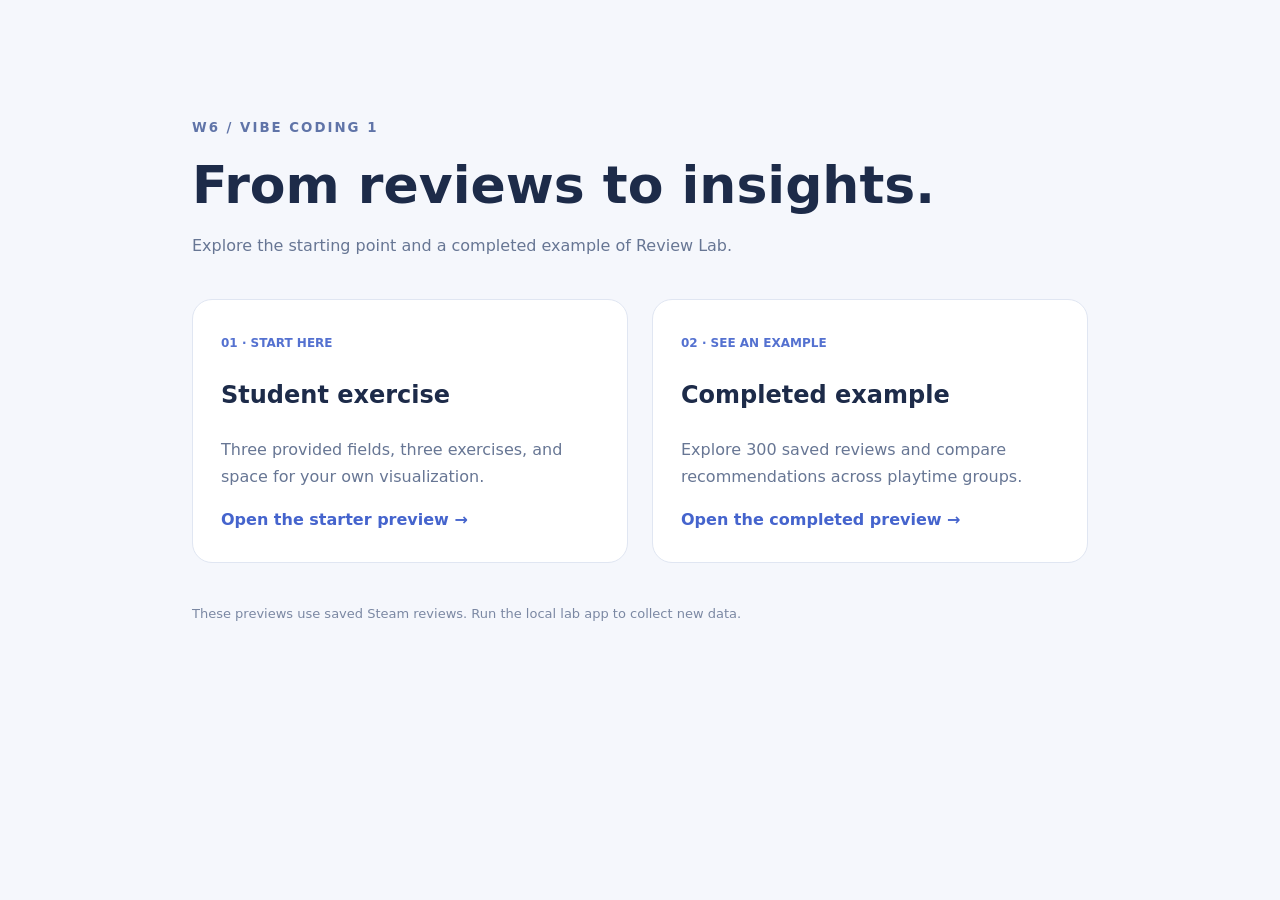
<file: index.html>
<!doctype html><html lang="en"><head><meta charset="utf-8"><meta name="viewport" content="width=device-width, initial-scale=1"><title>Review Lab · W6 previews</title><link rel="icon" href="./complete/favicon.svg"><style>*{box-sizing:border-box}body{margin:0;background:#f5f7fc;color:#1d2b49;font:16px/1.7 system-ui,sans-serif}main{max-width:960px;margin:9vh auto;padding:32px}small{color:#6074a8;font-weight:700;letter-spacing:2px}h1{font-size:clamp(32px,5vw,52px);line-height:1.15;margin:16px 0}p{color:#677694}.grid{display:grid;grid-template-columns:1fr 1fr;gap:24px;margin:40px 0}.card{display:block;text-decoration:none;color:inherit;background:white;border:1px solid #e0e6f2;padding:28px;border-radius:20px;transition:transform .2s,box-shadow .2s}.card:hover{transform:translateY(-4px);box-shadow:0 12px 30px #23376212}.tag{font-size:12px;color:#5471d0;font-weight:700}.card h2{font-size:24px}.arrow{color:#4564cd;font-weight:600}footer{font-size:13px;color:#7b88a3}@media(max-width:640px){.grid{grid-template-columns:1fr}main{margin:3vh auto;padding:24px}}</style></head><body><main><small>W6 / VIBE CODING 1</small><h1>From reviews to insights.</h1><p>Explore the starting point and a completed example of Review Lab.</p><div class="grid"><a class="card" href="./skeleton/"><span class="tag">01 · START HERE</span><h2>Student exercise</h2><p>Three provided fields, three exercises, and space for your own visualization.</p><span class="arrow">Open the starter preview →</span></a><a class="card" href="./complete/"><span class="tag">02 · SEE AN EXAMPLE</span><h2>Completed example</h2><p>Explore 300 saved reviews and compare recommendations across playtime groups.</p><span class="arrow">Open the completed preview →</span></a></div><footer>These previews use saved Steam reviews. Run the local lab app to collect new data.</footer></main></body></html>
</file>
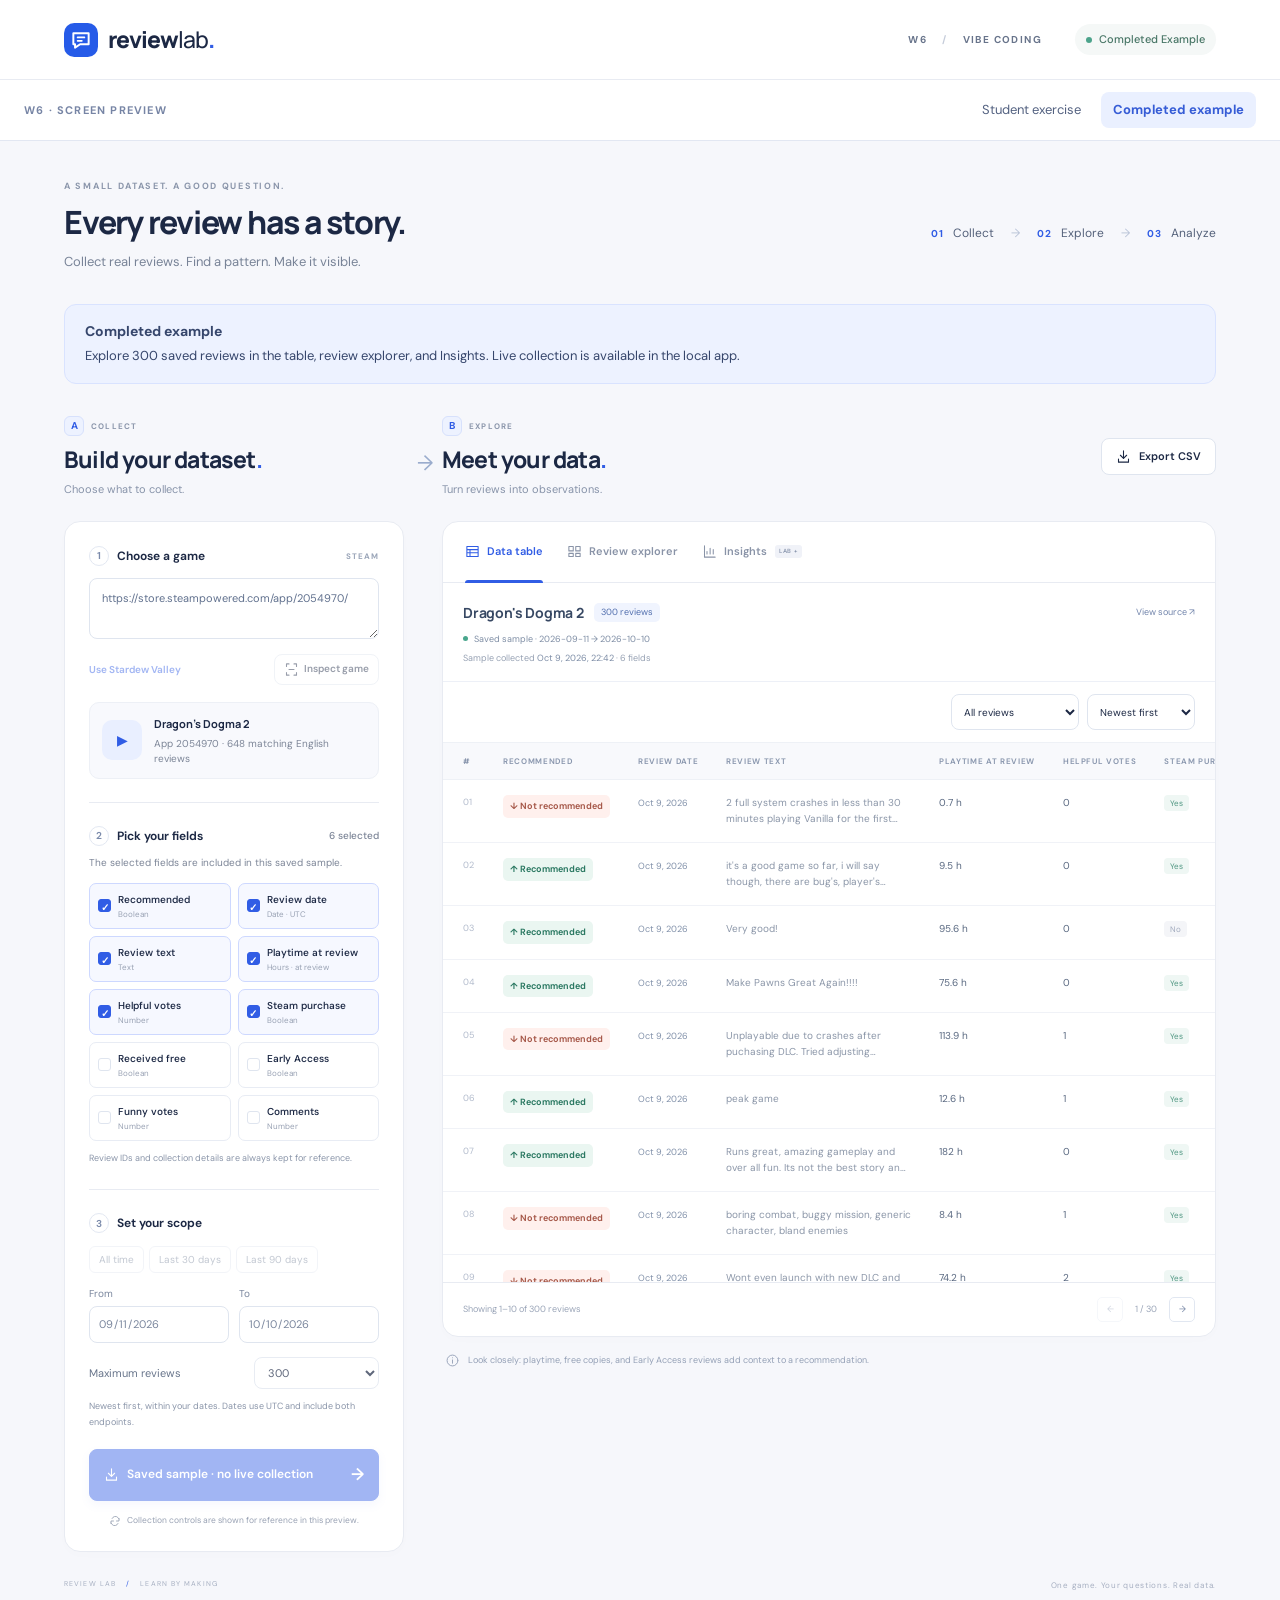
<file: complete/index.html>
<!doctype html>
<html lang="en">
<head>
  <meta charset="UTF-8"><meta name="viewport" content="width=device-width, initial-scale=1">
  <title>Review Lab · Completed Example Preview</title>
  <meta name="description" content="A hands-on review collection lab. Build a dataset, explore real player reviews, and ask your own questions.">
  <link rel="icon" href="./favicon.svg"><link rel="stylesheet" href="./style.css">
  <script src="./insights.js" defer></script>
  <script src="./app.js" defer></script>
</head>
<body>
<header class="topbar"><div class="brand"><img src="./favicon.svg" alt="" width="34" height="34"><span>review<span class="brand-light">lab</span><span class="brand-dot">.</span></span></div><div class="course">W6 <span>/</span> VIBE CODING <span class="local-badge"><i></i> Completed Example</span></div></header>
<nav class="demo-nav" aria-label="Example previews"><span class="demo-label">W6 · SCREEN PREVIEW</span><a href="../skeleton/" >Student exercise</a><a href="../complete/" aria-current="page">Completed example</a></nav><main>
  <section class="intro"><div><p class="eyebrow">A SMALL DATASET. A GOOD QUESTION.</p><h1>Every review has a story.</h1><p class="intro-copy">Collect real reviews. Find a pattern. Make it visible.</p></div><div class="workflow" aria-label="Lab workflow"><span><b>01</b> Collect</span><i>→</i><span><b>02</b> Explore</span><i>→</i><span><b>03</b> Analyze</span></div></section>
  <div class="demo-banner" role="note"><div><strong>Completed example</strong><p>Explore 300 saved reviews in the table, review explorer, and Insights. Live collection is available in the local app.</p></div></div><div class="workspace">
    <aside class="collection-column" aria-label="Collection settings">
      <div class="workspace-heading collection-heading"><div><p class="eyebrow"><span class="stage-marker">A</span> COLLECT</p><h2>Build your dataset<span class="brand-dot">.</span></h2><p class="heading-caption">Choose what to collect.</p></div><span class="stage-arrow" aria-hidden="true">→</span></div>
      <div class="setup panel">
      <form id="collect-form">
        <fieldset id="settings" disabled>
          <div class="section-label"><span class="step">1</span><label for="product-url">Choose a game</label><span class="source-label">STEAM</span></div>
          <textarea id="product-url" rows="2" aria-label="Steam game URL" spellcheck="false" placeholder="Paste a Steam game URL" required></textarea>
          <div class="url-actions"><button type="button" id="use-example" class="text-button">Use Stardew Valley</button><button id="inspect" type="button" class="button secondary small"><span data-icon="scan"></span><span>Inspect game</span></button></div>
          <div id="product-preview" class="product-preview" hidden></div>
          <div class="section-divider"></div>
          <div class="section-label"><span class="step">2</span><span>Pick your fields</span><span id="field-count" class="muted trailing"></span></div>
          <p class="help" id="field-help">The selected fields are included in this saved sample.</p>
          <div id="fields" class="field-grid"></div>
          <p class="micro">Review IDs and collection details are always kept for reference.</p>
          <div class="section-divider"></div>
          <div class="section-label"><span class="step">3</span><span>Set your scope</span></div>
          <div class="date-presets" aria-label="Review date presets"><button type="button" data-days="0" class="active">All time</button><button type="button" data-days="30">Last 30 days</button><button type="button" data-days="90">Last 90 days</button></div>
          <div class="two-columns"><label class="control-label" for="start-date">From<input id="start-date" type="date"></label><label class="control-label" for="end-date">To<input id="end-date" type="date"></label></div>
          <div class="limit-row"><label for="review-limit">Maximum reviews</label><select id="review-limit"><option value="20">20 · quick test</option><option value="50">50</option><option value="100" selected>100</option><option value="300">300</option><option value="500">500</option></select></div>
          <p class="micro">Newest first, within your dates. Dates use UTC and include both endpoints.</p>
          <button id="collect" type="submit" class="button primary collect-button" disabled><span data-icon="download"></span><span>Saved sample · no live collection</span><span class="arrow">→</span></button>
        </fieldset>
      </form>
      <div id="progress" class="progress-box" role="status" aria-live="polite" hidden><div class="progress-top"><span class="spinner"></span><strong id="progress-title">Collecting reviews</strong><button type="button" id="cancel" class="text-button">Stop</button></div><div class="progress-track"><span id="progress-bar"></span></div><p id="progress-text">Connecting to Steam…</p></div>
      <div id="message" role="status" aria-live="polite" hidden></div>
      <p class="setup-footer"><span data-icon="refresh"></span> Collection controls are shown for reference in this preview.</p>
      </div>
    </aside>

    <section class="results" aria-label="Collected reviews">
      <div class="workspace-heading results-heading"><div><p class="eyebrow"><span class="stage-marker">B</span> EXPLORE</p><h2>Meet your data<span class="brand-dot">.</span></h2><p class="heading-caption">Turn reviews into observations.</p></div><button type="button" id="export" class="button secondary" disabled title="Export all collected reviews, including rows hidden by filters"><span data-icon="download"></span>Export CSV</button></div>
      <div class="data-panel panel">
        <div class="tabs" role="tablist" aria-label="Dataset views"><button type="button" role="tab" id="tab-table" aria-controls="view-table" aria-selected="true" data-tab="table"><span data-icon="table"></span>Data table</button><button type="button" role="tab" id="tab-cards" aria-controls="view-cards" aria-selected="false" data-tab="cards"><span data-icon="cards"></span>Review explorer</button><button type="button" role="tab" id="tab-analysis" aria-controls="view-analysis" aria-selected="false" data-tab="analysis"><span data-icon="chart"></span>Insights<span class="tab-tag">LAB +</span></button></div>
        <div id="dataset-meta" class="dataset-meta" hidden></div>
        <div id="toolbar" class="toolbar" hidden><div id="review-search" class="search" hidden><span data-icon="search"></span><input id="search" type="search" aria-label="Search collected reviews" placeholder="Search your reviews…"></div><select id="rating-filter" aria-label="Filter by recommendation"><option value="">All reviews</option><option value="true">Recommended</option><option value="false">Not recommended</option></select><select id="sort" aria-label="Sort reviews"><option value="newest">Newest first</option><option value="oldest">Oldest first</option><option value="longest">Most playtime</option><option value="shortest">Least playtime</option><option value="helpful">Most helpful</option></select></div>
        <div id="empty" class="empty"><div class="empty-illustration"><span class="mini-row"><i></i><i></i><i></i></span><span class="mini-row"><i></i><i></i><i></i></span><span class="mini-row"><i></i><i></i><i></i></span><span class="float-star">✦</span></div><p class="eyebrow">LET’S START WITH A QUESTION</p><h3>What makes a game worth playing?</h3><p>Bring in player reviews and see for yourself.<br>Use “Load 20 sample reviews” to explore this preview.</p><div class="empty-hints"><span>Choose your fields</span><i>→</i><span>Collect</span><i>→</i><span>Explore</span></div></div>
        <div id="view-table" role="tabpanel" aria-labelledby="tab-table" hidden><div class="table-scroll"><table id="review-table"><thead></thead><tbody></tbody></table></div></div>
        <div id="view-cards" role="tabpanel" aria-labelledby="tab-cards" class="review-grid" hidden></div>
        <div id="view-analysis" role="tabpanel" aria-labelledby="tab-analysis" hidden></div>
        <div id="no-matches" class="no-matches" hidden><span data-icon="search"></span><h3>No reviews match these filters.</h3><p>Try another keyword or recommendation.</p><button type="button" id="clear-filters" class="text-button">Clear filters</button></div>
        <div id="table-footer" class="table-footer" hidden><span id="showing"></span><div class="pagination"><button type="button" id="prev-page" aria-label="Previous results page">←</button><span id="page-number"></span><button type="button" id="next-page" aria-label="Next results page">→</button></div></div>
      </div>
      <div class="workspace-note"><span data-icon="info"></span><p>Look closely: playtime, free copies, and Early Access reviews add context to a recommendation.</p></div>
    </section>
  </div>
  <footer class="page-footer"><span>REVIEW LAB <span class="brand-dot">/</span> LEARN BY MAKING</span><span>One game. Your questions. Real data.</span></footer>
</main>
<dialog id="review-dialog"><button type="button" id="close-dialog" class="dialog-close" aria-label="Close review">×</button><div id="dialog-content"></div></dialog>
</body></html>
</file>
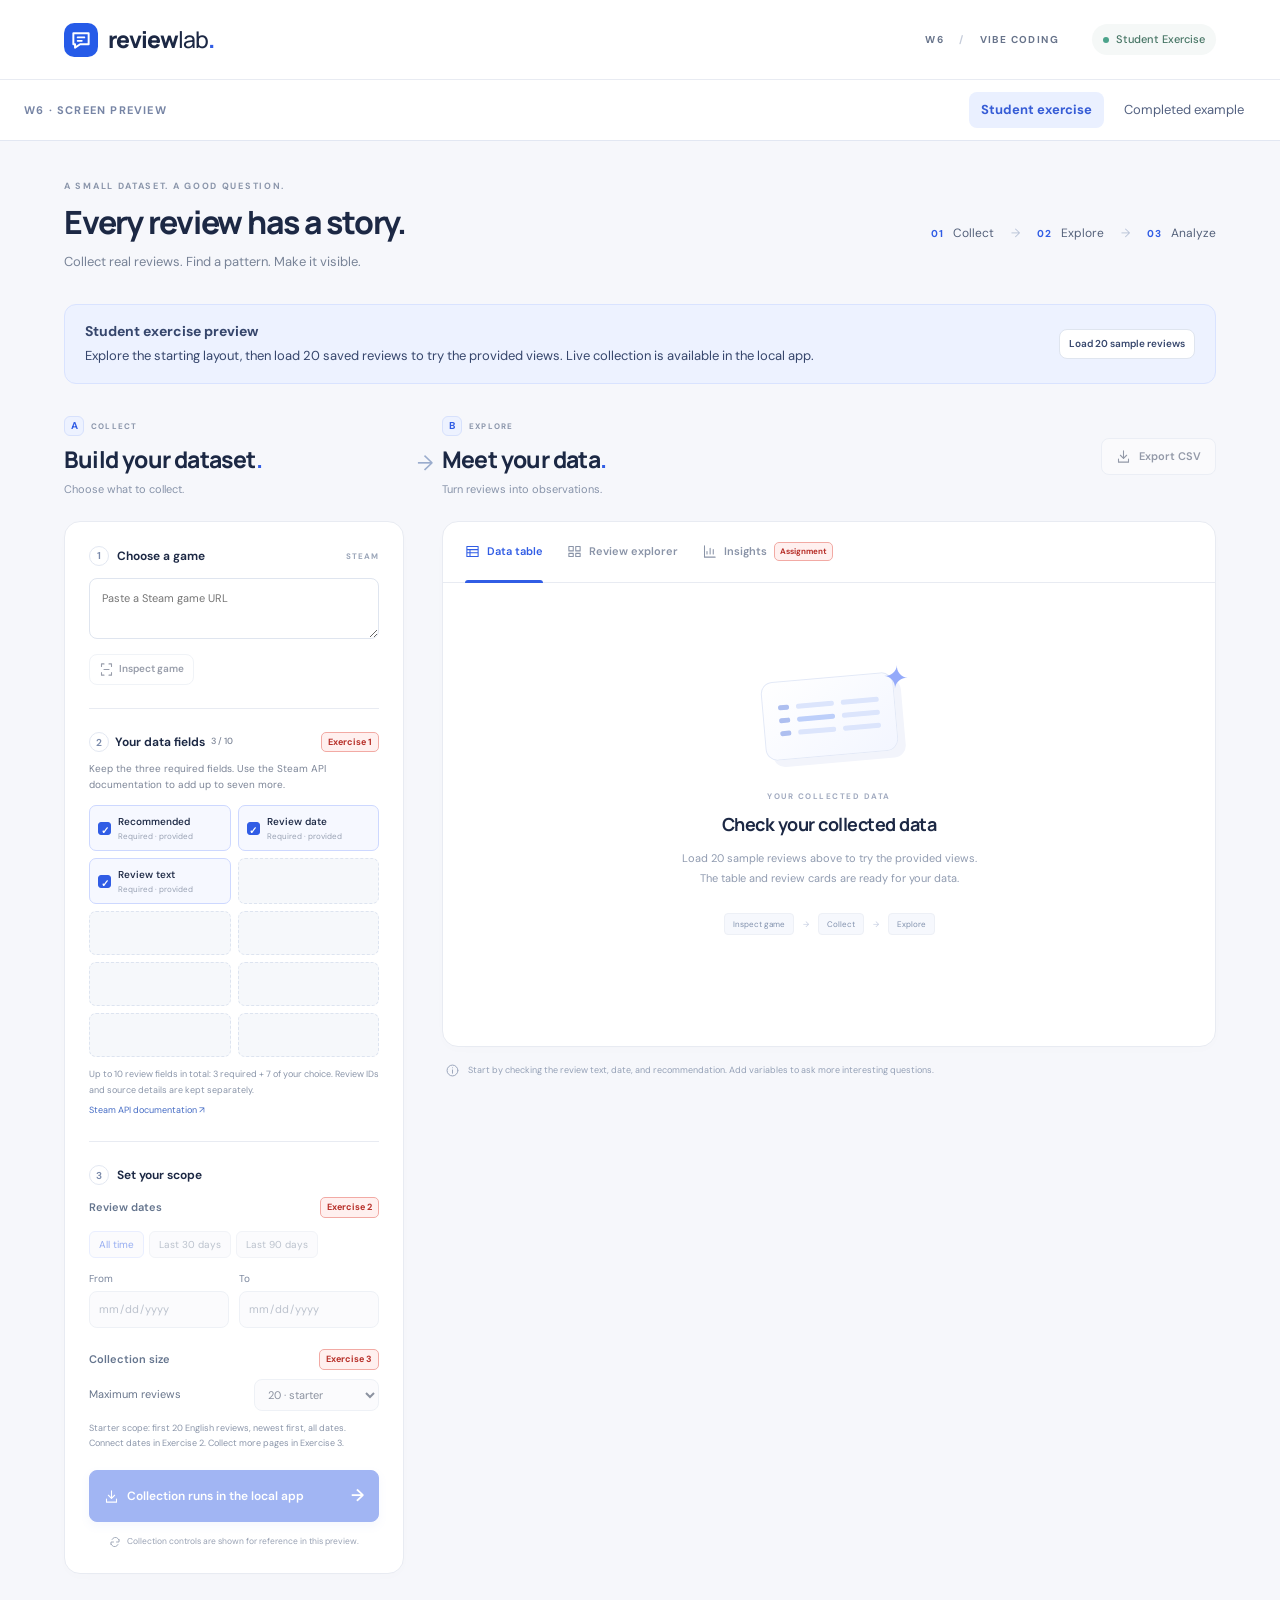
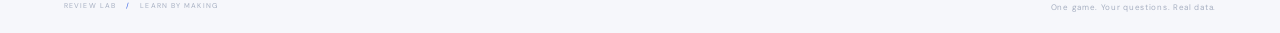
<file: skeleton/index.html>
<!doctype html>
<html lang="en">
<head>
  <meta charset="UTF-8"><meta name="viewport" content="width=device-width, initial-scale=1">
  <title>Review Lab · Student Exercise Preview</title>
  <meta name="description" content="A hands-on review collection lab. Build a dataset, explore real player reviews, and ask your own questions.">
  <link rel="icon" href="./favicon.svg"><link rel="stylesheet" href="./style.css">
  <script src="./app.js" defer></script>
</head>
<body>
<header class="topbar"><div class="brand"><img src="./favicon.svg" alt="" width="34" height="34"><span>review<span class="brand-light">lab</span><span class="brand-dot">.</span></span></div><div class="course">W6 <span>/</span> VIBE CODING <span class="local-badge"><i></i> Student Exercise</span></div></header>
<nav class="demo-nav" aria-label="Example previews"><span class="demo-label">W6 · SCREEN PREVIEW</span><a href="../skeleton/" aria-current="page">Student exercise</a><a href="../complete/" >Completed example</a></nav><main>
  <section class="intro"><div><p class="eyebrow">A SMALL DATASET. A GOOD QUESTION.</p><h1>Every review has a story.</h1><p class="intro-copy">Collect real reviews. Find a pattern. Make it visible.</p></div><div class="workflow" aria-label="Lab workflow"><span><b>01</b> Collect</span><i>→</i><span><b>02</b> Explore</span><i>→</i><span><b>03</b> Analyze</span></div></section>
  
  <div class="demo-banner" role="note"><div><strong>Student exercise preview</strong><p>Explore the starting layout, then load 20 saved reviews to try the provided views. Live collection is available in the local app.</p></div><button class="button secondary small" id="demo-load" type="button" disabled>Load 20 sample reviews</button></div><div class="workspace">
    <aside class="collection-column" aria-label="Collection settings">
      <div class="workspace-heading collection-heading"><div><p class="eyebrow"><span class="stage-marker">A</span> COLLECT</p><h2>Build your dataset<span class="brand-dot">.</span></h2><p class="heading-caption">Choose what to collect.</p></div><span class="stage-arrow" aria-hidden="true">→</span></div>
      <div class="setup panel">
      <form id="collect-form">
        <fieldset id="settings" disabled>
          <div class="section-label"><span class="step">1</span><label for="product-url">Choose a game</label><span class="source-label">STEAM</span></div>
          <textarea id="product-url" rows="2" aria-label="Steam game URL" spellcheck="false" placeholder="Paste a Steam game URL" required></textarea>
          <div class="url-actions"><button id="inspect" type="button" class="button secondary small"><span data-icon="scan"></span><span>Inspect game</span></button></div>
          <div id="product-preview" class="product-preview" hidden></div>
          <div class="section-divider"></div>
          <div class="section-label exercise-heading"><span class="step">2</span><span>Your data fields</span><span id="field-count" class="muted"></span><span class="exercise-badge">Exercise 1</span></div>
          <p class="help" id="field-help">Keep the three required fields. Use the Steam API documentation to add up to seven more.</p>
          <div id="fields" class="field-grid"></div>
          <p class="micro">Up to 10 review fields in total: 3 required + 7 of your choice. Review IDs and source details are kept separately. <a class="docs-link" href="https://partner.steamgames.com/doc/webapi/IUserReviewsService#GetAppReviews" target="_blank" rel="noopener">Steam API documentation ↗</a></p>
          <div class="section-divider"></div>
          <div class="section-label"><span class="step">3</span><span>Set your scope</span></div>
          <div class="exercise-subheading"><span>Review dates</span><span class="exercise-badge">Exercise 2</span></div>
          <div class="date-presets exercise-controls" aria-label="Review date presets"><button type="button" data-days="0" class="active" disabled>All time</button><button type="button" data-days="30" disabled>Last 30 days</button><button type="button" data-days="90" disabled>Last 90 days</button></div>
          <div class="two-columns"><label class="control-label" for="start-date">From<input id="start-date" type="date" disabled></label><label class="control-label" for="end-date">To<input id="end-date" type="date" disabled></label></div>
          <div class="exercise-subheading count-exercise"><span>Collection size</span><span class="exercise-badge">Exercise 3</span></div>
          <div class="limit-row"><label for="review-limit">Maximum reviews</label><select id="review-limit" disabled><option value="20" selected>20 · starter</option><option value="50">50</option><option value="100">100</option><option value="300">300</option><option value="500">500</option></select></div>
          <p class="micro">Starter scope: first 20 English reviews, newest first, all dates. Connect dates in Exercise 2. Collect more pages in Exercise 3.</p>
          <button id="collect" type="submit" class="button primary collect-button" disabled><span data-icon="download"></span><span>Collection runs in the local app</span><span class="arrow">→</span></button>
        </fieldset>
      </form>
      <div id="progress" class="progress-box" role="status" aria-live="polite" hidden><div class="progress-top"><span class="spinner"></span><strong id="progress-title">Collecting reviews</strong><button type="button" id="cancel" class="text-button">Stop</button></div><div class="progress-track"><span id="progress-bar"></span></div><p id="progress-text">Connecting to Steam…</p></div>
      <div id="message" role="status" aria-live="polite" hidden></div>
      <p class="setup-footer"><span data-icon="refresh"></span> Collection controls are shown for reference in this preview.</p>
      </div>
    </aside>

    <section class="results" aria-label="Collected reviews">
      <div class="workspace-heading results-heading"><div><p class="eyebrow"><span class="stage-marker">B</span> EXPLORE</p><h2>Meet your data<span class="brand-dot">.</span></h2><p class="heading-caption">Turn reviews into observations.</p></div><button type="button" id="export" class="button secondary" disabled title="Export all collected reviews, including rows hidden by filters"><span data-icon="download"></span>Export CSV</button></div>
      <div class="data-panel panel">
        <div class="tabs" role="tablist" aria-label="Dataset views"><button type="button" role="tab" id="tab-table" aria-controls="view-table" aria-selected="true" data-tab="table"><span data-icon="table"></span>Data table</button><button type="button" role="tab" id="tab-cards" aria-controls="view-cards" aria-selected="false" data-tab="cards"><span data-icon="cards"></span>Review explorer</button><button type="button" role="tab" id="tab-analysis" aria-controls="view-analysis" aria-selected="false" data-tab="analysis"><span data-icon="chart"></span>Insights<span class="exercise-badge assignment-badge">Assignment</span></button></div>
        <div id="dataset-meta" class="dataset-meta" hidden></div>
        <div id="toolbar" class="toolbar" hidden><div id="review-search" class="search" hidden><span data-icon="search"></span><input id="search" type="search" aria-label="Search collected reviews" placeholder="Search your reviews…"></div><select id="rating-filter" aria-label="Filter by recommendation"><option value="">All reviews</option><option value="true">Recommended</option><option value="false">Not recommended</option></select><select id="sort" aria-label="Sort reviews"><option value="newest">Newest first</option><option value="oldest">Oldest first</option><option value="longest">Most playtime</option><option value="shortest">Least playtime</option><option value="helpful">Most helpful</option></select></div>
        <div id="empty" class="empty"><div class="empty-illustration"><span class="mini-row"><i></i><i></i><i></i></span><span class="mini-row"><i></i><i></i><i></i></span><span class="mini-row"><i></i><i></i><i></i></span><span class="float-star">✦</span></div><p class="eyebrow">YOUR COLLECTED DATA</p><h3>Check your collected data</h3><p>Load 20 sample reviews above to try the provided views.<br>The table and review cards are ready for your data.</p><div class="empty-hints"><span>Inspect game</span><i>→</i><span>Collect</span><i>→</i><span>Explore</span></div></div>
        <div id="view-table" role="tabpanel" aria-labelledby="tab-table" hidden><div class="table-scroll"><table id="review-table"><thead></thead><tbody></tbody></table></div></div>
        <div id="view-cards" role="tabpanel" aria-labelledby="tab-cards" class="review-grid" hidden></div>
        <div id="view-analysis" role="tabpanel" aria-labelledby="tab-analysis" hidden></div>
        <div id="no-matches" class="no-matches" hidden><span data-icon="search"></span><h3>No reviews match these filters.</h3><p>Try another keyword or recommendation.</p><button type="button" id="clear-filters" class="text-button">Clear filters</button></div>
        <div id="table-footer" class="table-footer" hidden><span id="showing"></span><div class="pagination"><button type="button" id="prev-page" aria-label="Previous results page">←</button><span id="page-number"></span><button type="button" id="next-page" aria-label="Next results page">→</button></div></div>
      </div>
      <div class="workspace-note"><span data-icon="info"></span><p>Start by checking the review text, date, and recommendation. Add variables to ask more interesting questions.</p></div>
    </section>
  </div>
  <footer class="page-footer"><span>REVIEW LAB <span class="brand-dot">/</span> LEARN BY MAKING</span><span>One game. Your questions. Real data.</span></footer>
</main>
<dialog id="review-dialog"><button type="button" id="close-dialog" class="dialog-close" aria-label="Close review">×</button><div id="dialog-content"></div></dialog>
</body></html>
</file>
<file: complete/style.css>
@import url('https://fonts.googleapis.com/css2?family=DM+Sans:wght@400;450;500;550;600;650;700&family=Manrope:wght@400;500;600;650;700;750;800&display=swap');
:root{--bg:#f6f7fb;--ink:#1c2844;--muted:#7c8597;--blue:#315de5;--blue-soft:#eef2ff;--line:#e8ebf2;--green:#25826c;--radius:16px}
*{box-sizing:border-box}body{margin:0;background:var(--bg);color:var(--ink);font-family:'DM Sans',-apple-system,BlinkMacSystemFont,'Segoe UI',sans-serif;font-size:14px;line-height:1.5}button,input,textarea,select{font:inherit;color:inherit}button,a,input,select,textarea{-webkit-tap-highlight-color:transparent}button{cursor:pointer}button:disabled{cursor:not-allowed;opacity:.45}button:focus-visible,a:focus-visible{outline:3px solid #9bb3ff;outline-offset:3px}input:focus,textarea:focus,select:focus{outline:none;border-color:#90a8f5;box-shadow:0 0 0 3px #315de510}h1,h2,h3,p{margin:0}h1,h2,h3,.brand{font-family:Manrope,system-ui,sans-serif}svg.icon{height:18px;width:18px;stroke:currentColor;stroke-width:1.7;fill:none;stroke-linecap:round;stroke-linejoin:round;vertical-align:middle;flex-shrink:0}[hidden]{display:none!important}.topbar{height:80px;background:#fff;border-bottom:1px solid var(--line);padding:0 5%;display:flex;align-items:center;justify-content:space-between}.brand{display:flex;gap:10px;align-items:center;font-size:23px;font-weight:800;letter-spacing:-1px}.brand-light{font-weight:500}.brand-dot{color:var(--blue)}.course{display:flex;align-items:center;gap:15px;font-size:10px;letter-spacing:1.4px;font-weight:700;color:#68748b}.course>span:not(.local-badge){color:#c5ccda}.local-badge{display:flex;align-items:center;gap:7px;margin-left:18px;background:#f5f8f7;padding:7px 11px;border-radius:20px;font-size:11px;font-weight:500;letter-spacing:0;color:#477565}.local-badge i{width:6px;height:6px;background:#4ca38b;border-radius:100%}main{max-width:1580px;padding:39px 5% 0;margin:auto}.intro{display:flex;align-items:center;justify-content:space-between;margin-bottom:33px;gap:30px}.eyebrow{font-size:9px;font-weight:700;letter-spacing:1.7px;color:#8b96ab;margin-bottom:9px}h1{font-size:32px;letter-spacing:-1.25px;font-weight:750;line-height:1.3}.intro-copy{color:#788397;margin-top:8px;font-size:13px}.workflow{display:flex;gap:17px;align-items:center;padding-top:15px;font-size:12px;color:#54617a}.workflow span{white-space:nowrap}.workflow b{font-size:10px;color:var(--blue);margin-right:7px;letter-spacing:.5px}.workflow i{font-style:normal;color:#bac4d8}.workspace{display:grid;grid-template-columns:340px minmax(0,1fr);gap:26px;align-items:start}.panel{background:#fff;border:1px solid var(--line);border-radius:var(--radius);box-shadow:0 3px 12px #1d3b7203}.setup{padding:24px}.panel-heading{display:flex;gap:12px;align-items:center;margin-bottom:27px}.section-icon{background:var(--blue-soft);color:var(--blue);display:grid;place-items:center;width:38px;height:38px;border-radius:11px}.panel-heading h2{font-size:16px;font-weight:750;letter-spacing:-.4px}.panel-heading p{font-size:11px;color:var(--muted);margin-top:3px}fieldset{padding:0;margin:0;border:0;min-width:0}.section-label{display:flex;align-items:center;gap:8px;font-size:12px;font-weight:650;margin-bottom:12px}.step{display:grid;place-items:center;border:1px solid #e3e8f2;border-radius:50%;width:20px;height:20px;color:#7b8bab;font-size:10px}.source-label{margin-left:auto;font-size:8px;color:#9aa5b8;letter-spacing:1.1px;font-weight:700}.trailing{margin-left:auto;font-size:10px;font-weight:500}.muted{color:var(--muted)}textarea,input,select{border:1px solid #dfe5ef;border-radius:8px;background:#fff;transition:border-color .15s,box-shadow .15s}textarea{resize:vertical;width:100%;padding:11px 12px;font-size:11px;line-height:1.6;min-height:61px;max-height:150px;color:#65728b}input{width:100%;min-width:0;padding:9px 10px}select{padding:9px 25px 9px 10px;font-size:11px}.url-actions{display:flex;justify-content:space-between;align-items:center;margin-top:9px;gap:6px}.text-button{border:0;background:none;color:var(--blue);font-size:10px;font-weight:600;padding:3px 0}.text-button:hover{text-decoration:underline}.button{display:inline-flex;align-items:center;justify-content:center;gap:8px;border-radius:8px;font-weight:600;font-size:11px;padding:10px 14px;line-height:1.4;transition:background .15s,transform .15s}.button:not(:disabled):active{transform:translateY(1px)}.button .icon{width:15px;height:15px}.secondary{background:#fff;border:1px solid #dfe5ef}.secondary:hover:not(:disabled){background:#f6f8ff;border-color:#b9c8f4}.small{font-size:10px;padding:7px 9px;gap:5px}.primary{background:var(--blue);border:1px solid var(--blue);color:white;box-shadow:0 4px 9px #315de518}.primary:hover:not(:disabled){background:#234bd0}.collect-button{width:100%;margin-top:19px;padding:13px 14px;font-size:12px}.collect-button .arrow{margin-left:auto;font-size:17px}.product-preview{background:#f8f9fd;border:1px solid #edf0f6;border-radius:10px;padding:12px;display:flex;gap:12px;align-items:center;margin-top:17px}.product-preview img{width:50px;height:57px;object-fit:contain;mix-blend-mode:multiply}.product-preview h3{font-size:11px;line-height:1.55;font-weight:700}.product-preview p{font-size:10px;color:var(--muted);margin-top:4px}.product-preview .product-stars{color:#d79b32}.section-divider{height:1px;background:var(--line);margin:23px 0}.help{font-size:10px;color:var(--muted);line-height:1.6;margin:-3px 0 12px}.field-grid{display:grid;grid-template-columns:1fr 1fr;gap:7px}.field-option{display:flex;align-items:center;gap:7px;border:1px solid #e8ecf4;border-radius:7px;padding:8px;font-size:10px;cursor:pointer;transition:background .15s}.field-option:has(input:checked){background:#f6f8ff;border-color:#cdd8ff}.field-option input{appearance:none;width:13px;height:13px;flex:none;margin:0;border-radius:3px;padding:0;display:grid;place-items:center;box-shadow:none;cursor:pointer}.field-option input:checked{background:var(--blue);border-color:var(--blue)}.field-option input:checked:after{content:'✓';color:white;font-size:10px;font-weight:700}.field-option input:focus-visible{outline:2px solid #7699fd;outline-offset:2px}.field-option .field-name{font-weight:550;white-space:nowrap}.field-option small{display:block;color:#98a1b3;font-size:8px;margin-top:1px;font-variant-numeric:tabular-nums}.field-option.unavailable{opacity:.5}.micro{font-size:9px;color:#8a95a9;line-height:1.7;margin-top:10px}.date-presets{display:flex;gap:5px;margin:13px 0}.date-presets button{background:white;border:1px solid #e4e8f1;border-radius:6px;font-size:10px;padding:5px 9px;color:#7a879d}.date-presets .active{background:var(--blue-soft);border-color:#d4dfff;color:var(--blue)}.two-columns{display:grid;grid-template-columns:1fr 1fr;gap:10px}.control-label{font-size:10px;color:#7b879e;display:flex;flex-direction:column;gap:5px}.control-label input{font-size:11px;min-height:37px;padding:7px 8px;width:100%}.limit-row{display:flex;align-items:center;justify-content:space-between;margin-top:14px}.limit-row label{font-size:11px;color:#68758b}.limit-row select{width:125px;padding:7px 9px}.setup-footer{display:flex;align-items:center;justify-content:center;gap:6px;color:#98a1b3;font-size:8.5px;margin-top:14px}.setup-footer .icon{width:12px;height:12px}.results-heading{display:flex;justify-content:space-between;align-items:center;margin:1px 0 20px}.results-heading .eyebrow{font-size:8px;margin-bottom:4px}.results-heading h2{font-size:23px;letter-spacing:-.8px;font-weight:750}.stats{display:grid;grid-template-columns:repeat(3,1fr);gap:13px;margin-bottom:20px}.stat{border:1px solid var(--line);border-radius:12px;background:#fff;padding:17px 19px}.stat-top{display:flex;justify-content:space-between;align-items:center;gap:5px;font-size:10px;font-weight:500;color:#7b879c}.stat-top .icon{color:#97a5c1;width:15px;height:15px}.stat strong{display:block;font-family:Manrope,sans-serif;font-size:27px;font-weight:700;line-height:1.4;margin-top:8px;letter-spacing:-.8px}.stat small{display:block;color:#9aa4b5;font-size:9px;margin-top:1px}.stat strong.time-value{font-size:21px;padding-top:6px;line-height:1.5}.data-panel{overflow:hidden;min-height:526px}.tabs{display:flex;gap:24px;border-bottom:1px solid var(--line);padding:0 22px;min-height:61px;align-items:stretch}.tabs button{border:none;background:transparent;display:flex;gap:7px;align-items:center;font-size:11px;font-weight:600;color:#8993a7;position:relative;padding:0 0 1px;white-space:nowrap}.tabs button .icon{width:15px;height:15px}.tabs button[aria-selected=true]{color:var(--blue)}.tabs button[aria-selected=true]:after{content:'';position:absolute;bottom:-1px;width:100%;height:3px;background:var(--blue);border-radius:5px 5px 0 0}.tab-tag{font-size:6px;padding:2px 4px;background:#f0f2f8;color:#8e9ab1;border-radius:3px;letter-spacing:.7px;margin-left:1px}.dataset-meta{display:flex;align-items:center;gap:6px;flex-wrap:wrap;padding:13px 20px 0;font-size:9px;color:#8591a7}.dataset-meta .dot{width:5px;height:5px;background:#49a68d;border-radius:50%}.dataset-meta .partial-dot{background:#d5a34a}.dataset-meta a{color:#7184ab;text-decoration:none;margin-left:auto}.dataset-meta a:hover{text-decoration:underline}.toolbar{display:flex;align-items:center;gap:8px;padding:17px 20px 16px}.search{position:relative;flex:1;min-width:100px}.search input{font-size:11px;padding:9px 10px 9px 31px;background:#fbfcfe}.search>.icon{position:absolute;left:11px;top:11px;width:14px;height:14px;color:#99a5ba}.toolbar select{max-width:126px;font-size:10px;min-height:36px;padding:7px 8px}.toolbar select:disabled{opacity:.4}.empty{min-height:460px;text-align:center;display:flex;flex-direction:column;justify-content:center;align-items:center;padding:28px 20px 42px}.empty-illustration{position:relative;width:133px;padding:15px;background:linear-gradient(145deg,#fff,#f3f6ff);border:1px solid #e3e9f7;border-radius:12px;box-shadow:7px 7px 0 #f2f4fb;margin-bottom:34px;transform:rotate(-5deg)}.mini-row{display:flex;gap:7px;margin:8px 0}.mini-row i{height:5px;border-radius:2px;background:#dce5fc;flex:1}.mini-row i:first-child{flex:.3;background:#aebff0}.mini-row:nth-child(2) i:nth-child(2){background:#bdcffa}.float-star{position:absolute;right:-17px;top:-17px;font-size:31px;color:#94aafa;transform:rotate(10deg)}.empty .eyebrow{font-size:8px;color:#a2abc0;letter-spacing:1.5px}.empty h3{font-size:18px;font-weight:700;letter-spacing:-.5px;margin:0 0 11px}.empty>p:not(.eyebrow){font-size:11px;color:#909bb0;line-height:1.8}.empty-hints{display:flex;align-items:center;gap:9px;color:#8191ad;font-size:8px;margin-top:24px}.empty-hints span{background:#f6f8fd;border:1px solid #edf0f6;padding:4px 8px;border-radius:4px}.empty-hints i{color:#c3cce0;font-style:normal}.table-scroll{overflow-x:auto;max-height:540px;scrollbar-width:thin;scrollbar-color:#d4dcef transparent}table{border-collapse:collapse;width:100%;font-size:10px;text-align:left}thead{background:#f8f9fc;position:sticky;top:0;z-index:1}th{font-size:8px;letter-spacing:.65px;text-transform:uppercase;color:#8a97ae;font-weight:650;padding:12px 14px;border-top:1px solid #eef1f6;border-bottom:1px solid #eef1f6;white-space:nowrap}th:first-child{width:38px;padding-left:20px}td{padding:15px 14px;border-bottom:1px solid #f0f2f7;color:#596880;vertical-align:top;line-height:1.6;min-width:75px}td:first-child{color:#b2bbcc;font-size:9px;min-width:35px;padding-left:20px}tbody tr:hover{background:#fafbff}td .cell-title{min-width:135px;max-width:180px;color:#35435d;font-weight:600;display:-webkit-box;-webkit-line-clamp:2;-webkit-box-orient:vertical;overflow:hidden}td .cell-text{min-width:185px;max-width:290px;display:-webkit-box;-webkit-line-clamp:2;-webkit-box-orient:vertical;overflow:hidden;color:#8b96a8}.cell-link{border:0;padding:0;background:none;text-align:left;cursor:pointer;font-size:inherit;line-height:1.6}.cell-link:hover{color:var(--blue)}.cell-date{white-space:nowrap;font-size:9px;color:#8090a9}.rating-pill{display:inline-flex;align-items:center;gap:4px;padding:3px 7px;background:#fff8ea;color:#b0802c;border-radius:5px;font-size:10px;font-weight:650;white-space:nowrap}.rating-pill.low{background:#fff0ed;color:#c17762}.bool-pill{background:#eff7f4;color:#509782;font-size:8px;border-radius:4px;padding:3px 6px;white-space:nowrap}.bool-pill.no{background:#f4f5f8;color:#a1aabd}.null-value{color:#c5ccda}.table-footer{display:flex;align-items:center;justify-content:space-between;padding:14px 20px;font-size:9px;color:#9aa5b8;border-top:1px solid var(--line)}.pagination{display:flex;align-items:center;gap:12px;font-size:9px}.pagination button{width:26px;height:25px;border:1px solid #e1e7f1;border-radius:5px;background:white;color:#7888a6}.pagination button:disabled{opacity:.35}.workspace-note{display:flex;gap:9px;margin:16px 4px 0;align-items:flex-start;color:#94a0b6;font-size:9px;line-height:1.65}.workspace-note .icon{width:13px;height:13px;margin-top:1px}.page-footer{display:flex;justify-content:space-between;padding:27px 0 20px;font-size:8px;letter-spacing:.7px;color:#a6afc1}.page-footer>span:first-child{font-size:7px;letter-spacing:1.1px}.page-footer .brand-dot{padding:0 7px}.review-grid{display:grid;grid-template-columns:repeat(2,minmax(0,1fr));gap:13px;padding:1px 20px 20px}.review-card{border:1px solid #e6eaf3;border-radius:10px;padding:17px;display:flex;flex-direction:column;min-height:223px}.review-card:hover{border-color:#c8d5fa;box-shadow:0 3px 14px #365cb008}.card-top{display:flex;justify-content:space-between;align-items:center;gap:9px;margin-bottom:10px}.review-stars{color:#d0a34e;letter-spacing:2px;font-size:12px}.review-stars .off{color:#e4e7ef}.card-date{font-size:8px;color:#99a5b9}.review-card h3{font-size:12px;font-weight:700;line-height:1.6;margin-bottom:8px}.review-card .card-body{font-size:10px;color:#8490a5;line-height:1.8;display:-webkit-box;-webkit-line-clamp:3;-webkit-box-orient:vertical;overflow:hidden;margin-bottom:13px}.card-badges{display:flex;gap:5px;flex-wrap:wrap;margin-top:auto;margin-bottom:12px}.card-bottom{border-top:1px solid #edf0f7;padding-top:10px;display:flex;align-items:center;justify-content:space-between;font-size:9px;color:#9da8bb}.card-bottom .text-button{font-size:9px}.no-matches{text-align:center;padding:70px 20px;color:#97a3b8}.no-matches>.icon{width:29px;height:29px;color:#b5c1da}.no-matches h3{font-size:15px;margin:10px}.no-matches p{font-size:11px;margin-bottom:10px}.analysis{padding:5px 22px 25px}.analysis-intro{font-size:10px;color:#8c98ad;line-height:1.7;margin-bottom:23px}.analysis-grid{display:grid;grid-template-columns:1.15fr 1fr;gap:26px}.analysis h3{font-size:13px;margin-bottom:6px}.analysis .chart-note{font-size:9px;color:#9ca7ba;margin-bottom:19px}.bar-row{display:grid;grid-template-columns:32px 1fr 39px;gap:12px;align-items:center;margin:15px 0;font-size:10px;color:#8190aa}.bar-track{height:10px;background:#f1f4fa;border-radius:4px;overflow:hidden}.bar-fill{height:100%;background:#7895eb;border-radius:4px;transition:width .35s}.bar-row:first-of-type .bar-fill{background:var(--blue)}.bar-row .bar-count{text-align:right;color:#536b9d;font-size:9px}.question-card{border:1px solid #e4eafd;background:#f7f9ff;border-radius:10px;padding:18px}.question-card .eyebrow{color:#8197d0;font-size:7px;letter-spacing:1px}.question-card h3{font-size:14px;line-height:1.7;margin-bottom:12px}.question-card p{font-size:10px;color:#8191b0;line-height:1.8}.quality{margin-top:24px;padding-top:17px;border-top:1px solid #edf0f7;font-size:9px;line-height:1.7;color:#99a4b8}.quality strong{font-weight:500;color:#627898}.progress-box{background:#f3f6ff;padding:13px;border-radius:8px;margin-top:15px}.progress-top{display:flex;align-items:center;gap:8px}.progress-top strong{font-size:10px;font-weight:600}.progress-top button{margin-left:auto}.progress-track{height:4px;border-radius:5px;overflow:hidden;background:#e1e8fe;margin:11px 0 7px}.progress-track>span{display:block;width:4%;height:100%;background:var(--blue);transition:width .4s}.progress-box p{font-size:9px;color:#6e81ad}.spinner{width:11px;height:11px;border:2px solid #d2dcfc;border-top-color:var(--blue);border-radius:50%;animation:spin .8s linear infinite}@keyframes spin{to{transform:rotate(360deg)}}#message{font-size:10px;line-height:1.7;padding:12px 13px;border-radius:8px;margin-top:14px;overflow-wrap:anywhere}#message.success{background:#f0f8f5;color:#477e6b}#message.error{background:#fff3f0;color:#ac685b}#message.warning{background:#fff9ed;color:#9a7c46}dialog{border:1px solid #e3e9f3;border-radius:16px;box-shadow:0 30px 100px #18366425;padding:30px;max-width:640px;width:calc(100% - 40px);max-height:80vh;color:var(--ink)}dialog::backdrop{background:#17243e55;backdrop-filter:blur(3px)}.dialog-close{float:right;border:0;border-radius:50%;width:28px;height:28px;background:#f0f3fa;color:#8090ad;font-size:22px;line-height:1}.dialog-title{font-size:20px;line-height:1.5;margin:17px 0 10px}.dialog-meta{font-size:11px;color:#8794aa;margin-bottom:18px}.dialog-text{font-size:13px;color:#5b6c86;line-height:1.9;white-space:pre-wrap}.dialog-foot{font-size:10px;color:#9eabc0;border-top:1px solid var(--line);padding-top:16px;margin-top:22px}.dialog-foot a{color:#6a84bd;text-decoration:none}.loading-label{display:inline-flex;gap:7px;align-items:center}
@media(min-width:1500px){.workspace{grid-template-columns:360px minmax(0,1fr)}.setup{padding:27px}.field-option{font-size:11px}.field-option small{font-size:9px}.table-scroll{max-height:585px}}
@media(max-width:1150px){main{padding:30px 3% 0}.topbar{padding:0 3%}.workspace{grid-template-columns:315px minmax(0,1fr);gap:18px}.setup{padding:20px}.workflow{gap:10px;font-size:10px}.tabs{gap:16px;padding:0 17px}.tabs button{font-size:10px;gap:5px}.stat{padding:14px}.stat-top{font-size:9px}.stat small{font-size:8px}.toolbar{gap:6px;padding:15px}.toolbar select{max-width:105px;font-size:9px}.review-grid{padding:0 15px 15px;gap:10px}.review-card{padding:13px}.tab-tag{display:none}.analysis-grid{gap:15px}.analysis{padding:6px 18px 20px}}
@media(max-width:900px){.workflow{display:none}.workspace{grid-template-columns:290px minmax(0,1fr);gap:15px}.setup{padding:17px}.tabs{gap:13px;padding:0 14px}.tabs button .icon{display:none}.stat-top>.icon{display:none}.stats{gap:8px}.stat{padding:12px}.stat strong{font-size:24px}.stat strong.time-value{font-size:18px}.review-grid,.analysis-grid{grid-template-columns:1fr}.results-heading h2{font-size:20px}.results-heading .button{font-size:10px;padding:9px 10px}.toolbar{flex-wrap:wrap}.search{flex-basis:100%}.toolbar select{max-width:none;flex:1}.empty h3{font-size:16px}.field-option{padding:7px 6px;font-size:9px}.date-presets button{font-size:9px}.url-actions{flex-wrap:wrap}.url-actions .button{margin-left:auto}.analysis-grid{gap:25px}}
@media(max-width:700px){.topbar{height:64px;padding:0 6%}.brand{font-size:21px}.course{font-size:8px;gap:7px}.local-badge{display:none}main{padding:27px 5% 0}.intro{margin-bottom:25px}h1{font-size:27px}.intro-copy{font-size:11px}.eyebrow{font-size:8px}.workspace{grid-template-columns:1fr;gap:26px}.setup{padding:24px}.field-grid{grid-template-columns:repeat(3,1fr)}.field-option{font-size:10px;padding:8px}.results-heading{margin-top:0}.stats{gap:9px}.stat strong{font-size:26px}.stat strong.time-value{font-size:20px}.tabs{gap:23px;padding:0 18px}.tabs button{font-size:11px}.tabs button .icon{display:block}.toolbar{flex-wrap:nowrap}.search{flex-basis:auto}.toolbar select{max-width:110px;flex:initial}.empty{min-height:380px}.review-grid{grid-template-columns:repeat(2,minmax(0,1fr))}.analysis-grid{grid-template-columns:1fr 1fr}.page-footer{font-size:7px;gap:20px}.page-footer>span:last-child{text-align:right}.setup-footer{font-size:9px}}
@media(max-width:420px){.field-grid{grid-template-columns:1fr 1fr}.review-grid,.analysis-grid{grid-template-columns:1fr}.toolbar{flex-wrap:wrap}.search{flex-basis:100%}.toolbar select{max-width:none;flex:1}.tabs{gap:16px}.tabs button{font-size:10px}.stats .stat{padding:11px}.stat-top{font-size:8px}.stat small{font-size:7px}.stat strong.time-value{font-size:17px}.course{font-size:7px}.empty-hints{gap:5px;font-size:7px}}
@media(prefers-reduced-motion:reduce){*{animation:none!important;transition:none!important}}
.source-mode{padding:11px 12px;background:#f8f9fd;border:1px solid #e8ecf5;border-radius:9px;margin:-4px 0 20px;display:flex;flex-wrap:wrap;align-items:center;gap:7px}.source-mode label{font-size:10px;color:#718099}.source-mode select{margin-left:auto;font-size:10px;padding:6px 7px;max-width:177px}.source-mode p{width:100%;font-size:9px;color:#8998b2;line-height:1.65}.dataset-meta .sample-label{background:#eef2ff;color:#637fbf;border-radius:4px;padding:2px 5px;font-weight:600}
.dataset-product{flex-basis:100%;color:#63728c;font-size:10px;font-weight:550;line-height:1.6;margin-bottom:5px}

/* Steam review dataset */
.game-symbol{background:#e9efff;color:var(--blue);border-radius:10px;width:40px;height:40px;display:grid;place-items:center;flex-shrink:0}.recommendation{display:inline-block;font-size:9px;font-weight:650;border-radius:5px;padding:4px 7px;white-space:nowrap}.positive{background:#eaf6f1;color:#27765f}.negative{background:#fff0ed;color:#a55647}.field-option .field-name{white-space:normal}.recommendation-bar{width:100%;border:0;padding:4px 0;background:none;text-align:left;grid-template-columns:98px 1fr 62px;gap:8px}.recommendation-bar:hover{background:#f8faff;border-radius:4px}.recommendation-bar .bar-fill{display:block}.recommendation-bar .bar-count{white-space:nowrap}.bar-fill.positive-fill{background:#54a78d}.bar-fill.negative-fill{background:#df9788}.playtime-bar{grid-template-columns:60px 1fr 25px;gap:8px}.assignment{margin-top:26px}.source-mode select{max-width:180px}.toolbar select{max-width:145px}.card-top{flex-wrap:wrap}.intro-copy{max-width:450px}

/* Aligned collection and exploration stages. */
.workspace{column-gap:38px}.collection-column{min-width:0}.workspace-heading{min-height:89px;margin:0 0 20px;display:flex;justify-content:space-between;align-items:center;gap:12px;position:relative}.workspace-heading .eyebrow{display:flex;align-items:center;gap:7px;font-size:8px;margin-bottom:8px;letter-spacing:1.2px}.stage-marker{display:grid;place-items:center;width:20px;height:20px;border:1px solid #d7e1fc;border-radius:6px;background:#edf2ff;color:var(--blue);font-size:10px;letter-spacing:0}.workspace-heading h2{font-size:23px;line-height:1.35;letter-spacing:-.8px;font-weight:750}.workspace-heading .heading-caption{font-size:11px;color:#8793a9;margin-top:6px}.stage-arrow{position:absolute;right:-29px;top:36px;font-size:21px;color:#9aaccd;font-weight:400}.results-heading .button{flex-shrink:0}.dataset-meta{display:block;padding:19px 20px 15px;border-bottom:1px solid #edf0f7}.dataset-title-row{display:flex;align-items:center;gap:10px;flex-wrap:wrap}.dataset-title-row h3{font-size:14px;line-height:1.5;font-weight:700;color:#374863;letter-spacing:-.2px}.dataset-title-row .dataset-count{font-size:9px;color:#526fae;background:#f0f4fe;border-radius:5px;padding:3px 7px;white-space:nowrap}.dataset-title-row a{font-size:9px;white-space:nowrap}.dataset-scope{display:flex;gap:6px;align-items:center;flex-wrap:wrap;font-size:9px;margin-top:8px;line-height:1.8;color:#7e8da4}.dataset-collected{font-size:9px;line-height:1.8;color:#96a1b3;margin-top:3px}.dataset-collected time{color:#7d8da6}.toolbar:not(.explorer-toolbar){justify-content:flex-end;padding-top:12px;padding-bottom:12px}.toolbar:not(.explorer-toolbar) select{flex:initial}.setup{padding-top:24px}.analysis{padding-top:8px}
@media(max-width:1150px){.workspace{column-gap:30px}.stage-arrow{right:-25px;font-size:19px}.workspace-heading h2{font-size:21px}.workspace-heading .heading-caption{font-size:10px}}
@media(max-width:900px){.workspace{column-gap:24px}.stage-arrow{right:-20px;font-size:17px}.workspace-heading h2{font-size:20px}.workspace-heading .heading-caption{font-size:9px}.results-heading .button{font-size:9px;padding:8px}.dataset-title-row{gap:7px}.dataset-title-row h3{font-size:13px}}
@media(max-width:700px){.workspace-heading{min-height:0;margin-bottom:17px}.workspace-heading h2{font-size:23px}.workspace-heading .heading-caption{font-size:11px}.stage-arrow{display:none}.workspace{gap:28px}.dataset-meta{padding:17px}.results-heading .button{font-size:10px;padding:10px}.toolbar:not(.explorer-toolbar){flex-wrap:nowrap}.dataset-title-row a{margin-left:auto}}
/* Instructor example: one question, a linked chart, and an evidence-based interpretation. */
.insights-example{padding:22px 24px 24px;color:#263752}.insight-heading{display:flex;align-items:flex-start;justify-content:space-between;gap:16px}.insight-heading .eyebrow{color:#657ec1;font-size:9px;margin-bottom:9px}.insight-heading h3{font-size:20px;letter-spacing:-.4px;line-height:1.4;margin:0}.insight-heading .text-button{font-size:10px;white-space:nowrap;margin-top:2px}.insight-sample{font-size:11px;color:#8391a8;line-height:1.6;margin:9px 0 15px}.insight-summary{display:flex;align-items:center;gap:18px;flex-wrap:wrap;padding-bottom:18px;border-bottom:1px solid #edf0f6;font-size:11px;color:#74849c}.insight-summary strong{font-size:19px;color:#304764;margin-right:4px}.insight-summary>span:last-child{font-size:10px}.insight-controls{display:flex;align-items:center;justify-content:space-between;gap:14px;margin:20px 0 24px;flex-wrap:wrap}.insight-switch{display:flex;border:1px solid #dce3f2;padding:3px;border-radius:7px;gap:3px}.insight-switch button{border:0;background:transparent;border-radius:4px;padding:7px 10px;font-size:11px;color:#71829e;cursor:pointer}.insight-switch button[aria-pressed=true]{background:#edf2ff;color:#345cc2;font-weight:650}.insight-controls label{font-size:10px;color:#6b7c98;display:flex;align-items:center;gap:8px}.insight-controls select{font:inherit;background:white;border:1px solid #dce3f2;border-radius:6px;padding:7px;color:#334964}.insight-axis,.insight-bar{display:grid;grid-template-columns:102px minmax(0,1fr) 80px;gap:12px;align-items:center}.insight-axis{margin-bottom:4px}.insight-axis>div{display:flex;justify-content:space-between;font-size:9px;color:#9aa6b9}.insight-bar{width:100%;padding:10px 0;border:0;background:none;text-align:left;cursor:pointer;border-radius:7px;color:inherit}.insight-bar:hover,.insight-bar.selected{background:#f5f8ff}.insight-bar.selected{box-shadow:0 0 0 1px #d0ddf6}.insight-bar:disabled{cursor:default;opacity:.55}.insight-group-label{font-size:12px;font-weight:650;padding-left:6px}.insight-group-label small,.insight-bar-value small{display:block;color:#93a0b4;font-size:9px;font-weight:400;margin-top:4px}.insight-bar-value{text-align:right;padding-right:6px;font-size:13px;font-weight:650;font-variant-numeric:tabular-nums}.insight-track{display:flex;height:21px;background:#f1f4f9;border-radius:4px;overflow:hidden}.insight-positive{background:#55a28c}.insight-negative{background:#d7a091}.insight-legend{display:flex;align-items:center;gap:15px;flex-wrap:wrap;font-size:10px;color:#8391a8;margin:14px 0 19px}.insight-legend span{display:flex;gap:5px;align-items:center}.insight-legend i{width:8px;height:8px;border-radius:2px}.positive-key{background:#55a28c}.negative-key{background:#d7a091}.insight-legend span:last-child{margin-left:auto;font-size:9px}.insight-detail{border:1px solid #dde7fb;background:#f5f8ff;border-radius:8px;padding:13px 15px}.insight-detail strong{font-size:11px;color:#426298}.insight-detail p{margin:5px 0 0;font-size:11px;color:#6f83a5;line-height:1.7}.insight-finding{margin-top:19px}.insight-finding h4{font-size:13px;margin:0 0 7px;color:#2a4662}.insight-finding p{font-size:12px;line-height:1.8;color:#677b96;margin:0}.insight-limits{margin:18px 0 0;padding-top:13px;border-top:1px solid #edf0f6;color:#97a2b3;font-size:10px;line-height:1.75}.insight-limits strong{color:#72839a}.insights-focus .topbar,.insights-focus .intro,.insights-focus .collection-column,.insights-focus .results-heading,.insights-focus .page-footer,.insights-focus .workspace-note{display:none}.insights-focus main{padding:18px;max-width:1080px;margin:auto}.insights-focus .workspace{display:block}.insights-focus .results{width:100%}.insights-focus .data-panel{margin:0}.insights-focus .tabs{display:none}.insights-focus .insight-heading h3{font-size:23px}.insights-focus .insight-group-label{font-size:13px}.insights-focus .insight-finding p{font-size:13px}.insights-focus .insight-detail p{font-size:12px}
@media(max-width:900px){.insights-example{padding:18px 16px}.insight-heading{flex-wrap:wrap;gap:8px}.insight-heading h3{font-size:18px}.insight-summary{gap:12px}.insight-controls{gap:10px}.insight-axis,.insight-bar{grid-template-columns:78px minmax(0,1fr) 68px;gap:8px}.insight-group-label{font-size:10px}.insight-legend span:last-child{margin-left:0}.insight-bar-value{font-size:11px}}

/* Compare the same groups side by side, with a shared selection. */
.insights-example{container-type:inline-size}.insight-charts{display:grid;grid-template-columns:repeat(2,minmax(0,1fr));gap:28px}.insight-chart{min-width:0}.insight-chart h4{font-size:15px;line-height:1.4;margin:0 0 5px;color:#304764}.insight-chart-note{font-size:10px;color:#8492a7;line-height:1.6;min-height:32px;margin:0 0 14px}.insight-charts .insight-axis,.insight-charts .insight-bar{grid-template-columns:75px minmax(0,1fr) 43px;gap:8px}.insight-charts .insight-group-label,.insights-focus .insight-charts .insight-group-label{font-size:11px;padding-left:4px}.insight-charts .insight-bar-value{font-size:11px;padding-right:3px}.insight-charts .insight-track{height:22px}.insight-charts .insight-bar{min-height:61px}.insight-controls .insight-legend{margin:0;gap:12px}.insight-controls .insight-legend span:last-child{margin-left:0;font-size:10px}.insight-chart-hint{font-size:10px;color:#8997ac;margin:17px 0}.insight-controls{margin-bottom:22px}.insight-charts .insight-axis{margin-bottom:7px}
@container(max-width:460px){.insight-charts{grid-template-columns:1fr;gap:25px}.insight-chart-note{min-height:0}.insight-charts .insight-axis,.insight-charts .insight-bar{grid-template-columns:85px minmax(0,1fr) 48px;gap:10px}}

.insight-charts + .insight-detail{margin-top:22px}.insight-detail strong{font-size:13px}.insight-detail p{font-size:12px;line-height:1.8}

.demo-nav{display:flex;gap:8px;align-items:center;flex-wrap:wrap;padding:12px max(24px,calc((100% - 1540px)/2));background:#fff;border-bottom:1px solid #e2e7f2;font-size:13px}.demo-label{font-size:11px;letter-spacing:1.2px;color:#7785a5;margin-right:auto;font-weight:700}.demo-nav a{padding:8px 12px;border-radius:8px;color:#536180;text-decoration:none}.demo-nav a[aria-current=page]{background:#eaf0ff;color:#365cd6;font-weight:700}.demo-banner{display:flex;align-items:center;justify-content:space-between;gap:20px;padding:16px 20px;margin:0 0 28px;background:#edf2ff;border:1px solid #d9e3ff;border-radius:12px;color:#36466c}.demo-banner strong{font-size:14px}.demo-banner p{font-size:13px;line-height:1.6;margin:4px 0 0}.demo-banner button{flex-shrink:0}.insights-focus .demo-nav{display:none}#settings:disabled #product-url{color:#61718e} @media(max-width:600px){.demo-banner{align-items:stretch;flex-direction:column}.demo-label{width:100%}}
</file>
<file: skeleton/style.css>
@import url('https://fonts.googleapis.com/css2?family=DM+Sans:wght@400;450;500;550;600;650;700&family=Manrope:wght@400;500;600;650;700;750;800&display=swap');
:root{--bg:#f6f7fb;--ink:#1c2844;--muted:#7c8597;--blue:#315de5;--blue-soft:#eef2ff;--line:#e8ebf2;--green:#25826c;--radius:16px}
*{box-sizing:border-box}body{margin:0;background:var(--bg);color:var(--ink);font-family:'DM Sans',-apple-system,BlinkMacSystemFont,'Segoe UI',sans-serif;font-size:14px;line-height:1.5}button,input,textarea,select{font:inherit;color:inherit}button,a,input,select,textarea{-webkit-tap-highlight-color:transparent}button{cursor:pointer}button:disabled{cursor:not-allowed;opacity:.45}button:focus-visible,a:focus-visible{outline:3px solid #9bb3ff;outline-offset:3px}input:focus,textarea:focus,select:focus{outline:none;border-color:#90a8f5;box-shadow:0 0 0 3px #315de510}h1,h2,h3,p{margin:0}h1,h2,h3,.brand{font-family:Manrope,system-ui,sans-serif}svg.icon{height:18px;width:18px;stroke:currentColor;stroke-width:1.7;fill:none;stroke-linecap:round;stroke-linejoin:round;vertical-align:middle;flex-shrink:0}[hidden]{display:none!important}.topbar{height:80px;background:#fff;border-bottom:1px solid var(--line);padding:0 5%;display:flex;align-items:center;justify-content:space-between}.brand{display:flex;gap:10px;align-items:center;font-size:23px;font-weight:800;letter-spacing:-1px}.brand-light{font-weight:500}.brand-dot{color:var(--blue)}.course{display:flex;align-items:center;gap:15px;font-size:10px;letter-spacing:1.4px;font-weight:700;color:#68748b}.course>span:not(.local-badge){color:#c5ccda}.local-badge{display:flex;align-items:center;gap:7px;margin-left:18px;background:#f5f8f7;padding:7px 11px;border-radius:20px;font-size:11px;font-weight:500;letter-spacing:0;color:#477565}.local-badge i{width:6px;height:6px;background:#4ca38b;border-radius:100%}main{max-width:1580px;padding:39px 5% 0;margin:auto}.intro{display:flex;align-items:center;justify-content:space-between;margin-bottom:33px;gap:30px}.eyebrow{font-size:9px;font-weight:700;letter-spacing:1.7px;color:#8b96ab;margin-bottom:9px}h1{font-size:32px;letter-spacing:-1.25px;font-weight:750;line-height:1.3}.intro-copy{color:#788397;margin-top:8px;font-size:13px}.workflow{display:flex;gap:17px;align-items:center;padding-top:15px;font-size:12px;color:#54617a}.workflow span{white-space:nowrap}.workflow b{font-size:10px;color:var(--blue);margin-right:7px;letter-spacing:.5px}.workflow i{font-style:normal;color:#bac4d8}.workspace{display:grid;grid-template-columns:340px minmax(0,1fr);gap:26px;align-items:start}.panel{background:#fff;border:1px solid var(--line);border-radius:var(--radius);box-shadow:0 3px 12px #1d3b7203}.setup{padding:24px}.panel-heading{display:flex;gap:12px;align-items:center;margin-bottom:27px}.section-icon{background:var(--blue-soft);color:var(--blue);display:grid;place-items:center;width:38px;height:38px;border-radius:11px}.panel-heading h2{font-size:16px;font-weight:750;letter-spacing:-.4px}.panel-heading p{font-size:11px;color:var(--muted);margin-top:3px}fieldset{padding:0;margin:0;border:0;min-width:0}.section-label{display:flex;align-items:center;gap:8px;font-size:12px;font-weight:650;margin-bottom:12px}.step{display:grid;place-items:center;border:1px solid #e3e8f2;border-radius:50%;width:20px;height:20px;color:#7b8bab;font-size:10px}.source-label{margin-left:auto;font-size:8px;color:#9aa5b8;letter-spacing:1.1px;font-weight:700}.trailing{margin-left:auto;font-size:10px;font-weight:500}.muted{color:var(--muted)}textarea,input,select{border:1px solid #dfe5ef;border-radius:8px;background:#fff;transition:border-color .15s,box-shadow .15s}textarea{resize:vertical;width:100%;padding:11px 12px;font-size:11px;line-height:1.6;min-height:61px;max-height:150px;color:#65728b}input{width:100%;min-width:0;padding:9px 10px}select{padding:9px 25px 9px 10px;font-size:11px}.url-actions{display:flex;justify-content:space-between;align-items:center;margin-top:9px;gap:6px}.text-button{border:0;background:none;color:var(--blue);font-size:10px;font-weight:600;padding:3px 0}.text-button:hover{text-decoration:underline}.button{display:inline-flex;align-items:center;justify-content:center;gap:8px;border-radius:8px;font-weight:600;font-size:11px;padding:10px 14px;line-height:1.4;transition:background .15s,transform .15s}.button:not(:disabled):active{transform:translateY(1px)}.button .icon{width:15px;height:15px}.secondary{background:#fff;border:1px solid #dfe5ef}.secondary:hover:not(:disabled){background:#f6f8ff;border-color:#b9c8f4}.small{font-size:10px;padding:7px 9px;gap:5px}.primary{background:var(--blue);border:1px solid var(--blue);color:white;box-shadow:0 4px 9px #315de518}.primary:hover:not(:disabled){background:#234bd0}.collect-button{width:100%;margin-top:19px;padding:13px 14px;font-size:12px}.collect-button .arrow{margin-left:auto;font-size:17px}.product-preview{background:#f8f9fd;border:1px solid #edf0f6;border-radius:10px;padding:12px;display:flex;gap:12px;align-items:center;margin-top:17px}.product-preview img{width:50px;height:57px;object-fit:contain;mix-blend-mode:multiply}.product-preview h3{font-size:11px;line-height:1.55;font-weight:700}.product-preview p{font-size:10px;color:var(--muted);margin-top:4px}.product-preview .product-stars{color:#d79b32}.section-divider{height:1px;background:var(--line);margin:23px 0}.help{font-size:10px;color:var(--muted);line-height:1.6;margin:-3px 0 12px}.field-grid{display:grid;grid-template-columns:1fr 1fr;gap:7px}.field-option{display:flex;align-items:center;gap:7px;border:1px solid #e8ecf4;border-radius:7px;padding:8px;font-size:10px;cursor:pointer;transition:background .15s}.field-option:has(input:checked){background:#f6f8ff;border-color:#cdd8ff}.field-option input{appearance:none;width:13px;height:13px;flex:none;margin:0;border-radius:3px;padding:0;display:grid;place-items:center;box-shadow:none;cursor:pointer}.field-option input:checked{background:var(--blue);border-color:var(--blue)}.field-option input:checked:after{content:'✓';color:white;font-size:10px;font-weight:700}.field-option input:focus-visible{outline:2px solid #7699fd;outline-offset:2px}.field-option .field-name{font-weight:550;white-space:nowrap}.field-option small{display:block;color:#98a1b3;font-size:8px;margin-top:1px;font-variant-numeric:tabular-nums}.field-option.unavailable{opacity:.5}.micro{font-size:9px;color:#8a95a9;line-height:1.7;margin-top:10px}.date-presets{display:flex;gap:5px;margin:13px 0}.date-presets button{background:white;border:1px solid #e4e8f1;border-radius:6px;font-size:10px;padding:5px 9px;color:#7a879d}.date-presets .active{background:var(--blue-soft);border-color:#d4dfff;color:var(--blue)}.two-columns{display:grid;grid-template-columns:1fr 1fr;gap:10px}.control-label{font-size:10px;color:#7b879e;display:flex;flex-direction:column;gap:5px}.control-label input{font-size:11px;min-height:37px;padding:7px 8px;width:100%}.limit-row{display:flex;align-items:center;justify-content:space-between;margin-top:14px}.limit-row label{font-size:11px;color:#68758b}.limit-row select{width:125px;padding:7px 9px}.setup-footer{display:flex;align-items:center;justify-content:center;gap:6px;color:#98a1b3;font-size:8.5px;margin-top:14px}.setup-footer .icon{width:12px;height:12px}.results-heading{display:flex;justify-content:space-between;align-items:center;margin:1px 0 20px}.results-heading .eyebrow{font-size:8px;margin-bottom:4px}.results-heading h2{font-size:23px;letter-spacing:-.8px;font-weight:750}.stats{display:grid;grid-template-columns:repeat(3,1fr);gap:13px;margin-bottom:20px}.stat{border:1px solid var(--line);border-radius:12px;background:#fff;padding:17px 19px}.stat-top{display:flex;justify-content:space-between;align-items:center;gap:5px;font-size:10px;font-weight:500;color:#7b879c}.stat-top .icon{color:#97a5c1;width:15px;height:15px}.stat strong{display:block;font-family:Manrope,sans-serif;font-size:27px;font-weight:700;line-height:1.4;margin-top:8px;letter-spacing:-.8px}.stat small{display:block;color:#9aa4b5;font-size:9px;margin-top:1px}.stat strong.time-value{font-size:21px;padding-top:6px;line-height:1.5}.data-panel{overflow:hidden;min-height:526px}.tabs{display:flex;gap:24px;border-bottom:1px solid var(--line);padding:0 22px;min-height:61px;align-items:stretch}.tabs button{border:none;background:transparent;display:flex;gap:7px;align-items:center;font-size:11px;font-weight:600;color:#8993a7;position:relative;padding:0 0 1px;white-space:nowrap}.tabs button .icon{width:15px;height:15px}.tabs button[aria-selected=true]{color:var(--blue)}.tabs button[aria-selected=true]:after{content:'';position:absolute;bottom:-1px;width:100%;height:3px;background:var(--blue);border-radius:5px 5px 0 0}.tab-tag{font-size:6px;padding:2px 4px;background:#f0f2f8;color:#8e9ab1;border-radius:3px;letter-spacing:.7px;margin-left:1px}.dataset-meta{display:flex;align-items:center;gap:6px;flex-wrap:wrap;padding:13px 20px 0;font-size:9px;color:#8591a7}.dataset-meta .dot{width:5px;height:5px;background:#49a68d;border-radius:50%}.dataset-meta .partial-dot{background:#d5a34a}.dataset-meta a{color:#7184ab;text-decoration:none;margin-left:auto}.dataset-meta a:hover{text-decoration:underline}.toolbar{display:flex;align-items:center;gap:8px;padding:17px 20px 16px}.search{position:relative;flex:1;min-width:100px}.search input{font-size:11px;padding:9px 10px 9px 31px;background:#fbfcfe}.search>.icon{position:absolute;left:11px;top:11px;width:14px;height:14px;color:#99a5ba}.toolbar select{max-width:126px;font-size:10px;min-height:36px;padding:7px 8px}.toolbar select:disabled{opacity:.4}.empty{min-height:460px;text-align:center;display:flex;flex-direction:column;justify-content:center;align-items:center;padding:28px 20px 42px}.empty-illustration{position:relative;width:133px;padding:15px;background:linear-gradient(145deg,#fff,#f3f6ff);border:1px solid #e3e9f7;border-radius:12px;box-shadow:7px 7px 0 #f2f4fb;margin-bottom:34px;transform:rotate(-5deg)}.mini-row{display:flex;gap:7px;margin:8px 0}.mini-row i{height:5px;border-radius:2px;background:#dce5fc;flex:1}.mini-row i:first-child{flex:.3;background:#aebff0}.mini-row:nth-child(2) i:nth-child(2){background:#bdcffa}.float-star{position:absolute;right:-17px;top:-17px;font-size:31px;color:#94aafa;transform:rotate(10deg)}.empty .eyebrow{font-size:8px;color:#a2abc0;letter-spacing:1.5px}.empty h3{font-size:18px;font-weight:700;letter-spacing:-.5px;margin:0 0 11px}.empty>p:not(.eyebrow){font-size:11px;color:#909bb0;line-height:1.8}.empty-hints{display:flex;align-items:center;gap:9px;color:#8191ad;font-size:8px;margin-top:24px}.empty-hints span{background:#f6f8fd;border:1px solid #edf0f6;padding:4px 8px;border-radius:4px}.empty-hints i{color:#c3cce0;font-style:normal}.table-scroll{overflow-x:auto;max-height:540px;scrollbar-width:thin;scrollbar-color:#d4dcef transparent}table{border-collapse:collapse;width:100%;font-size:10px;text-align:left}thead{background:#f8f9fc;position:sticky;top:0;z-index:1}th{font-size:8px;letter-spacing:.65px;text-transform:uppercase;color:#8a97ae;font-weight:650;padding:12px 14px;border-top:1px solid #eef1f6;border-bottom:1px solid #eef1f6;white-space:nowrap}th:first-child{width:38px;padding-left:20px}td{padding:15px 14px;border-bottom:1px solid #f0f2f7;color:#596880;vertical-align:top;line-height:1.6;min-width:75px}td:first-child{color:#b2bbcc;font-size:9px;min-width:35px;padding-left:20px}tbody tr:hover{background:#fafbff}td .cell-title{min-width:135px;max-width:180px;color:#35435d;font-weight:600;display:-webkit-box;-webkit-line-clamp:2;-webkit-box-orient:vertical;overflow:hidden}td .cell-text{min-width:185px;max-width:290px;display:-webkit-box;-webkit-line-clamp:2;-webkit-box-orient:vertical;overflow:hidden;color:#8b96a8}.cell-link{border:0;padding:0;background:none;text-align:left;cursor:pointer;font-size:inherit;line-height:1.6}.cell-link:hover{color:var(--blue)}.cell-date{white-space:nowrap;font-size:9px;color:#8090a9}.rating-pill{display:inline-flex;align-items:center;gap:4px;padding:3px 7px;background:#fff8ea;color:#b0802c;border-radius:5px;font-size:10px;font-weight:650;white-space:nowrap}.rating-pill.low{background:#fff0ed;color:#c17762}.bool-pill{background:#eff7f4;color:#509782;font-size:8px;border-radius:4px;padding:3px 6px;white-space:nowrap}.bool-pill.no{background:#f4f5f8;color:#a1aabd}.null-value{color:#c5ccda}.table-footer{display:flex;align-items:center;justify-content:space-between;padding:14px 20px;font-size:9px;color:#9aa5b8;border-top:1px solid var(--line)}.pagination{display:flex;align-items:center;gap:12px;font-size:9px}.pagination button{width:26px;height:25px;border:1px solid #e1e7f1;border-radius:5px;background:white;color:#7888a6}.pagination button:disabled{opacity:.35}.workspace-note{display:flex;gap:9px;margin:16px 4px 0;align-items:flex-start;color:#94a0b6;font-size:9px;line-height:1.65}.workspace-note .icon{width:13px;height:13px;margin-top:1px}.page-footer{display:flex;justify-content:space-between;padding:27px 0 20px;font-size:8px;letter-spacing:.7px;color:#a6afc1}.page-footer>span:first-child{font-size:7px;letter-spacing:1.1px}.page-footer .brand-dot{padding:0 7px}.review-grid{display:grid;grid-template-columns:repeat(2,minmax(0,1fr));gap:13px;padding:1px 20px 20px}.review-card{border:1px solid #e6eaf3;border-radius:10px;padding:17px;display:flex;flex-direction:column;min-height:223px}.review-card:hover{border-color:#c8d5fa;box-shadow:0 3px 14px #365cb008}.card-top{display:flex;justify-content:space-between;align-items:center;gap:9px;margin-bottom:10px}.review-stars{color:#d0a34e;letter-spacing:2px;font-size:12px}.review-stars .off{color:#e4e7ef}.card-date{font-size:8px;color:#99a5b9}.review-card h3{font-size:12px;font-weight:700;line-height:1.6;margin-bottom:8px}.review-card .card-body{font-size:10px;color:#8490a5;line-height:1.8;display:-webkit-box;-webkit-line-clamp:3;-webkit-box-orient:vertical;overflow:hidden;margin-bottom:13px}.card-badges{display:flex;gap:5px;flex-wrap:wrap;margin-top:auto;margin-bottom:12px}.card-bottom{border-top:1px solid #edf0f7;padding-top:10px;display:flex;align-items:center;justify-content:space-between;font-size:9px;color:#9da8bb}.card-bottom .text-button{font-size:9px}.no-matches{text-align:center;padding:70px 20px;color:#97a3b8}.no-matches>.icon{width:29px;height:29px;color:#b5c1da}.no-matches h3{font-size:15px;margin:10px}.no-matches p{font-size:11px;margin-bottom:10px}.analysis{padding:5px 22px 25px}.analysis-intro{font-size:10px;color:#8c98ad;line-height:1.7;margin-bottom:23px}.analysis-grid{display:grid;grid-template-columns:1.15fr 1fr;gap:26px}.analysis h3{font-size:13px;margin-bottom:6px}.analysis .chart-note{font-size:9px;color:#9ca7ba;margin-bottom:19px}.bar-row{display:grid;grid-template-columns:32px 1fr 39px;gap:12px;align-items:center;margin:15px 0;font-size:10px;color:#8190aa}.bar-track{height:10px;background:#f1f4fa;border-radius:4px;overflow:hidden}.bar-fill{height:100%;background:#7895eb;border-radius:4px;transition:width .35s}.bar-row:first-of-type .bar-fill{background:var(--blue)}.bar-row .bar-count{text-align:right;color:#536b9d;font-size:9px}.question-card{border:1px solid #e4eafd;background:#f7f9ff;border-radius:10px;padding:18px}.question-card .eyebrow{color:#8197d0;font-size:7px;letter-spacing:1px}.question-card h3{font-size:14px;line-height:1.7;margin-bottom:12px}.question-card p{font-size:10px;color:#8191b0;line-height:1.8}.quality{margin-top:24px;padding-top:17px;border-top:1px solid #edf0f7;font-size:9px;line-height:1.7;color:#99a4b8}.quality strong{font-weight:500;color:#627898}.progress-box{background:#f3f6ff;padding:13px;border-radius:8px;margin-top:15px}.progress-top{display:flex;align-items:center;gap:8px}.progress-top strong{font-size:10px;font-weight:600}.progress-top button{margin-left:auto}.progress-track{height:4px;border-radius:5px;overflow:hidden;background:#e1e8fe;margin:11px 0 7px}.progress-track>span{display:block;width:4%;height:100%;background:var(--blue);transition:width .4s}.progress-box p{font-size:9px;color:#6e81ad}.spinner{width:11px;height:11px;border:2px solid #d2dcfc;border-top-color:var(--blue);border-radius:50%;animation:spin .8s linear infinite}@keyframes spin{to{transform:rotate(360deg)}}#message{font-size:10px;line-height:1.7;padding:12px 13px;border-radius:8px;margin-top:14px;overflow-wrap:anywhere}#message.success{background:#f0f8f5;color:#477e6b}#message.error{background:#fff3f0;color:#ac685b}#message.warning{background:#fff9ed;color:#9a7c46}dialog{border:1px solid #e3e9f3;border-radius:16px;box-shadow:0 30px 100px #18366425;padding:30px;max-width:640px;width:calc(100% - 40px);max-height:80vh;color:var(--ink)}dialog::backdrop{background:#17243e55;backdrop-filter:blur(3px)}.dialog-close{float:right;border:0;border-radius:50%;width:28px;height:28px;background:#f0f3fa;color:#8090ad;font-size:22px;line-height:1}.dialog-title{font-size:20px;line-height:1.5;margin:17px 0 10px}.dialog-meta{font-size:11px;color:#8794aa;margin-bottom:18px}.dialog-text{font-size:13px;color:#5b6c86;line-height:1.9;white-space:pre-wrap}.dialog-foot{font-size:10px;color:#9eabc0;border-top:1px solid var(--line);padding-top:16px;margin-top:22px}.dialog-foot a{color:#6a84bd;text-decoration:none}.loading-label{display:inline-flex;gap:7px;align-items:center}
@media(min-width:1500px){.workspace{grid-template-columns:360px minmax(0,1fr)}.setup{padding:27px}.field-option{font-size:11px}.field-option small{font-size:9px}.table-scroll{max-height:585px}}
@media(max-width:1150px){main{padding:30px 3% 0}.topbar{padding:0 3%}.workspace{grid-template-columns:315px minmax(0,1fr);gap:18px}.setup{padding:20px}.workflow{gap:10px;font-size:10px}.tabs{gap:16px;padding:0 17px}.tabs button{font-size:10px;gap:5px}.stat{padding:14px}.stat-top{font-size:9px}.stat small{font-size:8px}.toolbar{gap:6px;padding:15px}.toolbar select{max-width:105px;font-size:9px}.review-grid{padding:0 15px 15px;gap:10px}.review-card{padding:13px}.tab-tag{display:none}.analysis-grid{gap:15px}.analysis{padding:6px 18px 20px}}
@media(max-width:900px){.workflow{display:none}.workspace{grid-template-columns:290px minmax(0,1fr);gap:15px}.setup{padding:17px}.tabs{gap:13px;padding:0 14px}.tabs button .icon{display:none}.stat-top>.icon{display:none}.stats{gap:8px}.stat{padding:12px}.stat strong{font-size:24px}.stat strong.time-value{font-size:18px}.review-grid,.analysis-grid{grid-template-columns:1fr}.results-heading h2{font-size:20px}.results-heading .button{font-size:10px;padding:9px 10px}.toolbar{flex-wrap:wrap}.search{flex-basis:100%}.toolbar select{max-width:none;flex:1}.empty h3{font-size:16px}.field-option{padding:7px 6px;font-size:9px}.date-presets button{font-size:9px}.url-actions{flex-wrap:wrap}.url-actions .button{margin-left:auto}.analysis-grid{gap:25px}}
@media(max-width:700px){.topbar{height:64px;padding:0 6%}.brand{font-size:21px}.course{font-size:8px;gap:7px}.local-badge{display:none}main{padding:27px 5% 0}.intro{margin-bottom:25px}h1{font-size:27px}.intro-copy{font-size:11px}.eyebrow{font-size:8px}.workspace{grid-template-columns:1fr;gap:26px}.setup{padding:24px}.field-grid{grid-template-columns:repeat(3,1fr)}.field-option{font-size:10px;padding:8px}.results-heading{margin-top:0}.stats{gap:9px}.stat strong{font-size:26px}.stat strong.time-value{font-size:20px}.tabs{gap:23px;padding:0 18px}.tabs button{font-size:11px}.tabs button .icon{display:block}.toolbar{flex-wrap:nowrap}.search{flex-basis:auto}.toolbar select{max-width:110px;flex:initial}.empty{min-height:380px}.review-grid{grid-template-columns:repeat(2,minmax(0,1fr))}.analysis-grid{grid-template-columns:1fr 1fr}.page-footer{font-size:7px;gap:20px}.page-footer>span:last-child{text-align:right}.setup-footer{font-size:9px}}
@media(max-width:420px){.field-grid{grid-template-columns:1fr 1fr}.review-grid,.analysis-grid{grid-template-columns:1fr}.toolbar{flex-wrap:wrap}.search{flex-basis:100%}.toolbar select{max-width:none;flex:1}.tabs{gap:16px}.tabs button{font-size:10px}.stats .stat{padding:11px}.stat-top{font-size:8px}.stat small{font-size:7px}.stat strong.time-value{font-size:17px}.course{font-size:7px}.empty-hints{gap:5px;font-size:7px}}
@media(prefers-reduced-motion:reduce){*{animation:none!important;transition:none!important}}
.source-mode{padding:11px 12px;background:#f8f9fd;border:1px solid #e8ecf5;border-radius:9px;margin:-4px 0 20px;display:flex;flex-wrap:wrap;align-items:center;gap:7px}.source-mode label{font-size:10px;color:#718099}.source-mode select{margin-left:auto;font-size:10px;padding:6px 7px;max-width:177px}.source-mode p{width:100%;font-size:9px;color:#8998b2;line-height:1.65}.dataset-meta .sample-label{background:#eef2ff;color:#637fbf;border-radius:4px;padding:2px 5px;font-weight:600}
.dataset-product{flex-basis:100%;color:#63728c;font-size:10px;font-weight:550;line-height:1.6;margin-bottom:5px}

/* Steam review dataset */
.game-symbol{background:#e9efff;color:var(--blue);border-radius:10px;width:40px;height:40px;display:grid;place-items:center;flex-shrink:0}.recommendation{display:inline-block;font-size:9px;font-weight:650;border-radius:5px;padding:4px 7px;white-space:nowrap}.positive{background:#eaf6f1;color:#27765f}.negative{background:#fff0ed;color:#a55647}.field-option .field-name{white-space:normal}.recommendation-bar{width:100%;border:0;padding:4px 0;background:none;text-align:left;grid-template-columns:98px 1fr 62px;gap:8px}.recommendation-bar:hover{background:#f8faff;border-radius:4px}.recommendation-bar .bar-fill{display:block}.recommendation-bar .bar-count{white-space:nowrap}.bar-fill.positive-fill{background:#54a78d}.bar-fill.negative-fill{background:#df9788}.playtime-bar{grid-template-columns:60px 1fr 25px;gap:8px}.assignment{margin-top:26px}.source-mode select{max-width:180px}.toolbar select{max-width:145px}.card-top{flex-wrap:wrap}.intro-copy{max-width:450px}

/* Aligned collection and exploration stages. */
.workspace{column-gap:38px}.collection-column{min-width:0}.workspace-heading{min-height:89px;margin:0 0 20px;display:flex;justify-content:space-between;align-items:center;gap:12px;position:relative}.workspace-heading .eyebrow{display:flex;align-items:center;gap:7px;font-size:8px;margin-bottom:8px;letter-spacing:1.2px}.stage-marker{display:grid;place-items:center;width:20px;height:20px;border:1px solid #d7e1fc;border-radius:6px;background:#edf2ff;color:var(--blue);font-size:10px;letter-spacing:0}.workspace-heading h2{font-size:23px;line-height:1.35;letter-spacing:-.8px;font-weight:750}.workspace-heading .heading-caption{font-size:11px;color:#8793a9;margin-top:6px}.stage-arrow{position:absolute;right:-29px;top:36px;font-size:21px;color:#9aaccd;font-weight:400}.results-heading .button{flex-shrink:0}.dataset-meta{display:block;padding:19px 20px 15px;border-bottom:1px solid #edf0f7}.dataset-title-row{display:flex;align-items:center;gap:10px;flex-wrap:wrap}.dataset-title-row h3{font-size:14px;line-height:1.5;font-weight:700;color:#374863;letter-spacing:-.2px}.dataset-title-row .dataset-count{font-size:9px;color:#526fae;background:#f0f4fe;border-radius:5px;padding:3px 7px;white-space:nowrap}.dataset-title-row a{font-size:9px;white-space:nowrap}.dataset-scope{display:flex;gap:6px;align-items:center;flex-wrap:wrap;font-size:9px;margin-top:8px;line-height:1.8;color:#7e8da4}.dataset-collected{font-size:9px;line-height:1.8;color:#96a1b3;margin-top:3px}.dataset-collected time{color:#7d8da6}.toolbar:not(.explorer-toolbar){justify-content:flex-end;padding-top:12px;padding-bottom:12px}.toolbar:not(.explorer-toolbar) select{flex:initial}.setup{padding-top:24px}.analysis{padding-top:8px}
@media(max-width:1150px){.workspace{column-gap:30px}.stage-arrow{right:-25px;font-size:19px}.workspace-heading h2{font-size:21px}.workspace-heading .heading-caption{font-size:10px}}
@media(max-width:900px){.workspace{column-gap:24px}.stage-arrow{right:-20px;font-size:17px}.workspace-heading h2{font-size:20px}.workspace-heading .heading-caption{font-size:9px}.results-heading .button{font-size:9px;padding:8px}.dataset-title-row{gap:7px}.dataset-title-row h3{font-size:13px}}
@media(max-width:700px){.workspace-heading{min-height:0;margin-bottom:17px}.workspace-heading h2{font-size:23px}.workspace-heading .heading-caption{font-size:11px}.stage-arrow{display:none}.workspace{gap:28px}.dataset-meta{padding:17px}.results-heading .button{font-size:10px;padding:10px}.toolbar:not(.explorer-toolbar){flex-wrap:nowrap}.dataset-title-row a{margin-left:auto}}

.starter-banner{display:flex;align-items:center;gap:12px;border:1px solid #dde6fc;background:#f0f4fe;border-radius:10px;padding:13px 17px;margin:-8px 0 24px;color:#657b9e;font-size:11px}.starter-banner strong{font-weight:650;color:#415d8a}.starter-tag{font-size:8px;letter-spacing:1px;font-weight:700;color:#5277c0;background:#fff;border:1px solid #d8e3f9;border-radius:5px;padding:5px 7px;flex:none}.exercise-tag{margin-left:auto;font-size:7px;letter-spacing:.5px;border:1px solid #e4e8f1;border-radius:4px;padding:3px 5px;color:#8b96ab;white-space:nowrap}.exercise-controls button:disabled,.control-label input:disabled,.limit-row select:disabled{opacity:.5;cursor:not-allowed;background:#f8f9fc}.field-option:has(input:disabled){cursor:default}.field-option:not(:has(input:checked)){background:#fafbfe}.assignment-empty{padding:52px 30px;text-align:center;min-height:420px;display:flex;flex-direction:column;align-items:center;justify-content:center}.assignment-icon{display:grid;place-items:center;width:58px;height:58px;border:1px dashed #b8c9f0;border-radius:12px;background:#f6f8ff;color:#8aa4e2;font-size:28px;margin-bottom:22px}.assignment-empty h3{font-size:20px;letter-spacing:-.5px;margin-bottom:12px}.assignment-empty>p:not(.eyebrow){font-size:11px;line-height:1.9;max-width:360px;color:#8a98ad}.assignment-steps{display:flex;gap:8px;flex-wrap:wrap;justify-content:center;margin:24px 0}.assignment-steps span{font-size:9px;padding:6px 9px;background:#f5f7fc;color:#7a8fae;border-radius:5px}.assignment-empty .assignment-data{font-size:9px!important;color:#a0abbb!important}
@media(max-width:700px){.starter-banner{font-size:10px;align-items:flex-start}.assignment-empty{padding:35px 20px}.assignment-empty h3{font-size:18px}}

/* Exercise markers stay legible even when their controls are not implemented. */
.exercise-badge{display:inline-flex;align-items:center;justify-content:center;background:#fff0ef;border:1px solid #f2aaa4;color:#b72f29;border-radius:5px;padding:3px 6px;font-size:9px;font-weight:700;letter-spacing:0;line-height:1.4;white-space:nowrap;flex-shrink:0}.exercise-heading{flex-wrap:wrap;gap:6px}.exercise-heading #field-count{font-size:9px;font-weight:500;white-space:nowrap}.exercise-heading .exercise-badge{margin-left:auto}.exercise-subheading{display:flex;align-items:center;justify-content:space-between;gap:8px;margin:12px 0 9px;font-size:11px;font-weight:600;color:#65758e}.exercise-subheading.count-exercise{margin-top:21px}.count-exercise+.limit-row{margin-top:8px}.docs-link{display:block;color:#446bc4;text-decoration:none;margin-top:5px}.docs-link:hover{text-decoration:underline}.tabs .assignment-badge{font-size:7px;padding:2px 4px}.assignment-heading{margin-bottom:16px;font-size:10px;padding:4px 8px}.field-option.unavailable{opacity:1}.field-option.unavailable .field-name{color:#8592a9}.field-option.unavailable small{color:#99a5b8}
@media(max-width:900px){.tabs{gap:10px}.tabs button{gap:4px}.tabs .assignment-badge{font-size:6px;padding:2px 3px}}

.tabs .assignment-badge{font-size:8px;padding:3px 5px}

/* Unassigned exercise fields: blank cards, not loading indicators. */
.field-placeholder{min-height:44px;border:1px dashed #b6c5df;border-radius:7px;background:#edf1f8;opacity:.45;pointer-events:none}

.demo-nav{display:flex;gap:8px;align-items:center;flex-wrap:wrap;padding:12px max(24px,calc((100% - 1540px)/2));background:#fff;border-bottom:1px solid #e2e7f2;font-size:13px}.demo-label{font-size:11px;letter-spacing:1.2px;color:#7785a5;margin-right:auto;font-weight:700}.demo-nav a{padding:8px 12px;border-radius:8px;color:#536180;text-decoration:none}.demo-nav a[aria-current=page]{background:#eaf0ff;color:#365cd6;font-weight:700}.demo-banner{display:flex;align-items:center;justify-content:space-between;gap:20px;padding:16px 20px;margin:0 0 28px;background:#edf2ff;border:1px solid #d9e3ff;border-radius:12px;color:#36466c}.demo-banner strong{font-size:14px}.demo-banner p{font-size:13px;line-height:1.6;margin:4px 0 0}.demo-banner button{flex-shrink:0}.insights-focus .demo-nav{display:none}#settings:disabled #product-url{color:#61718e} @media(max-width:600px){.demo-banner{align-items:stretch;flex-direction:column}.demo-label{width:100%}}
</file>
